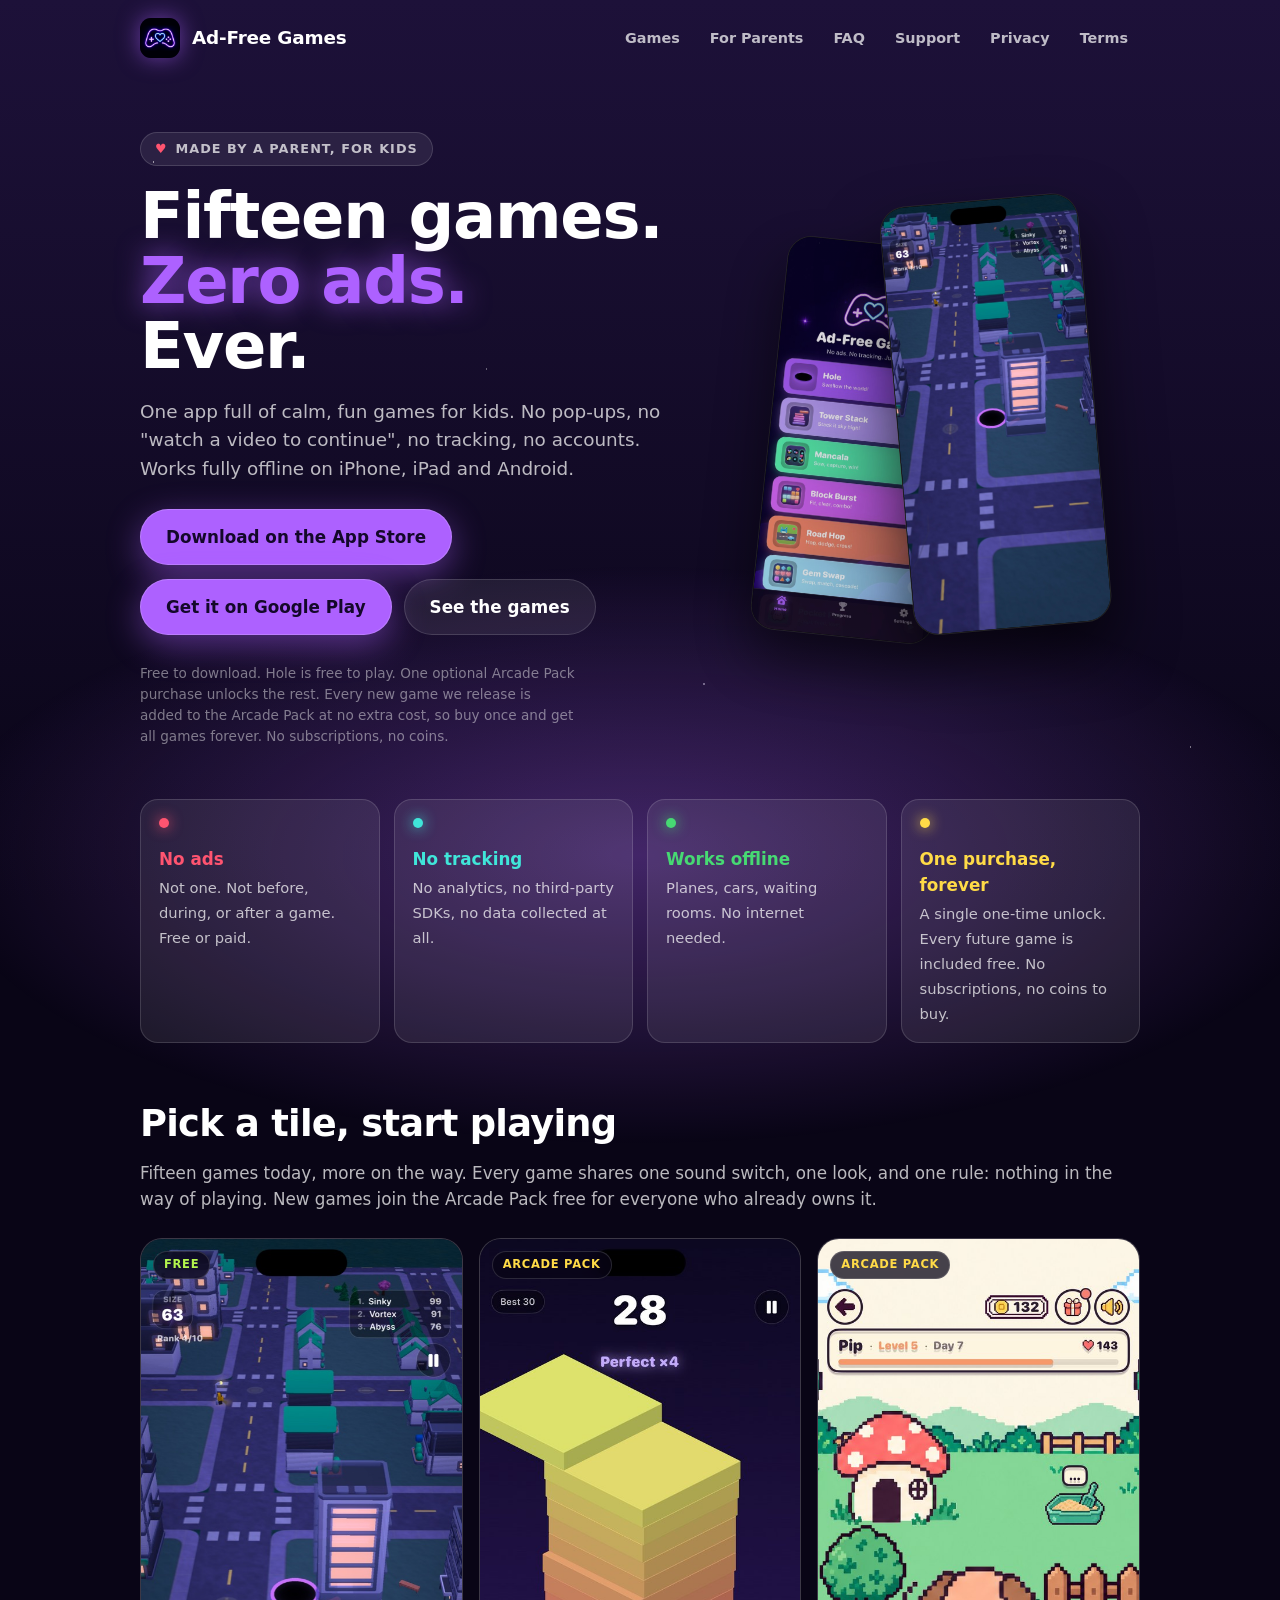
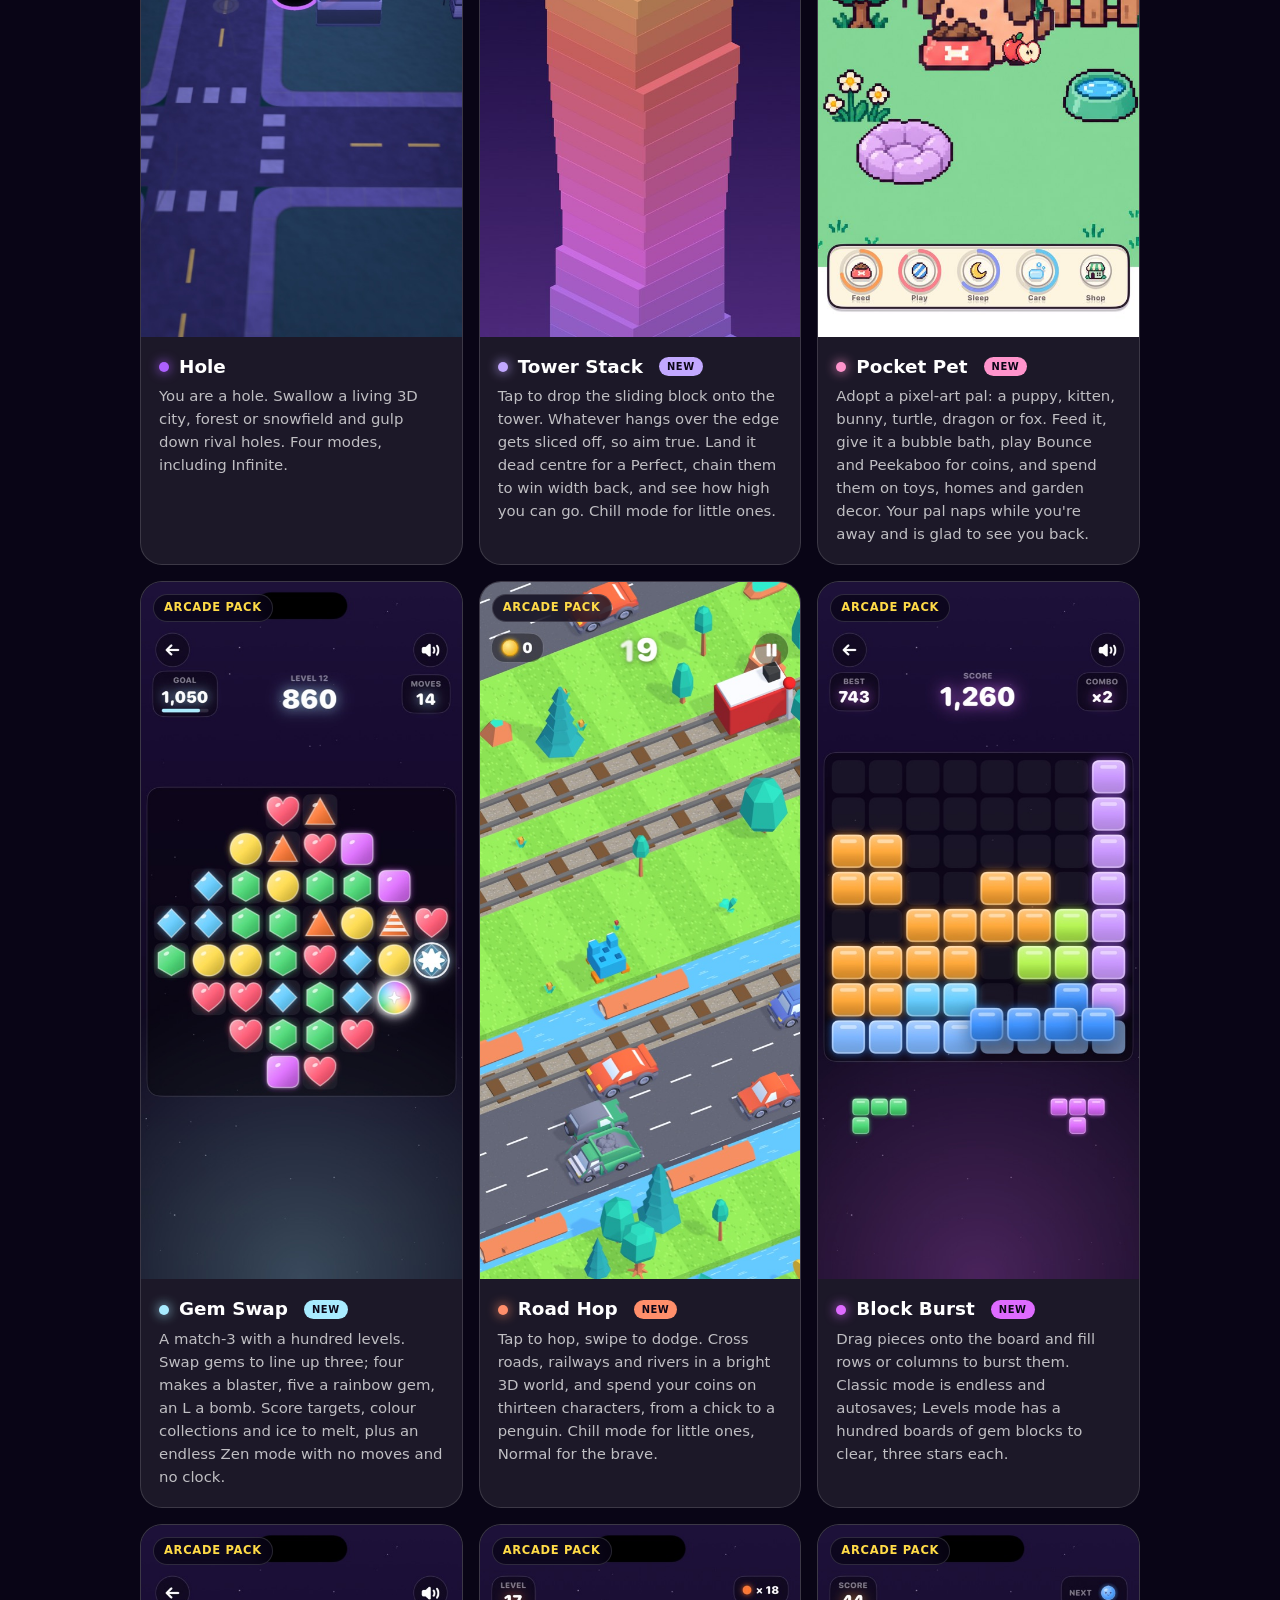
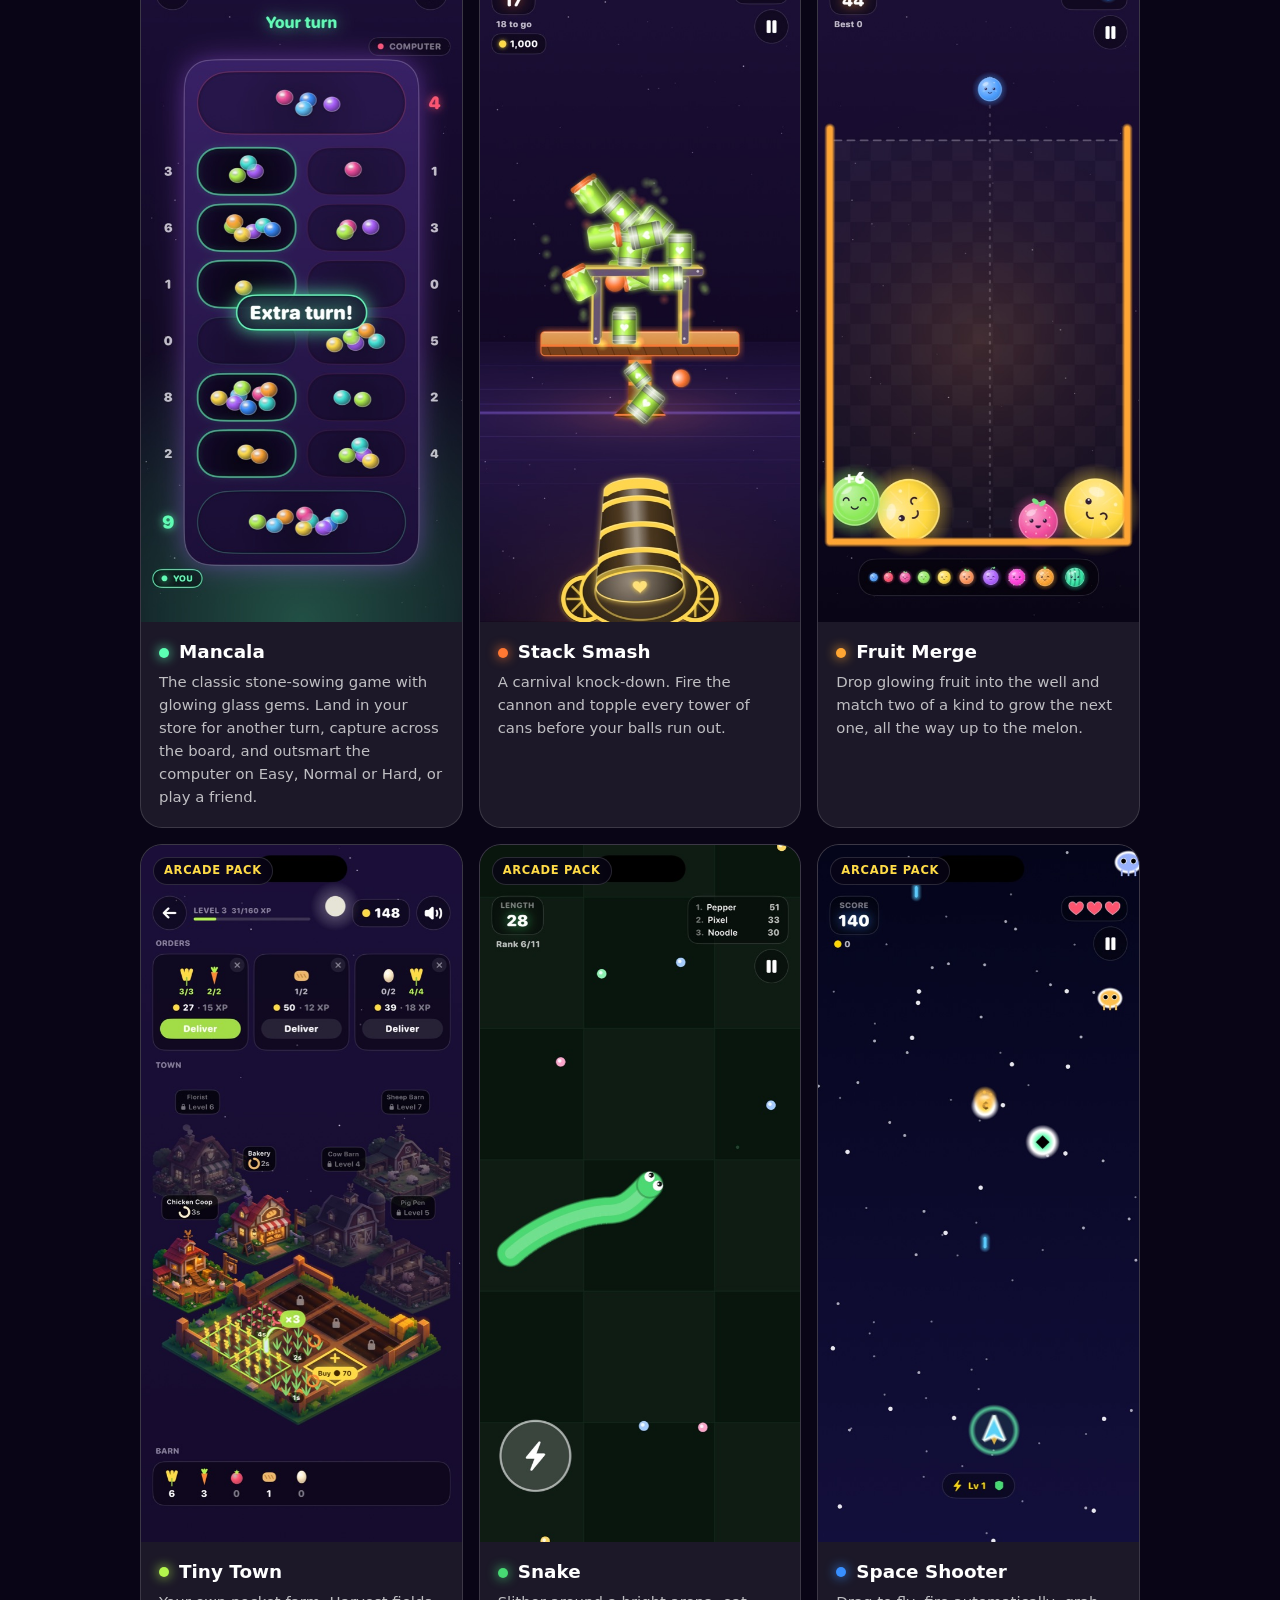
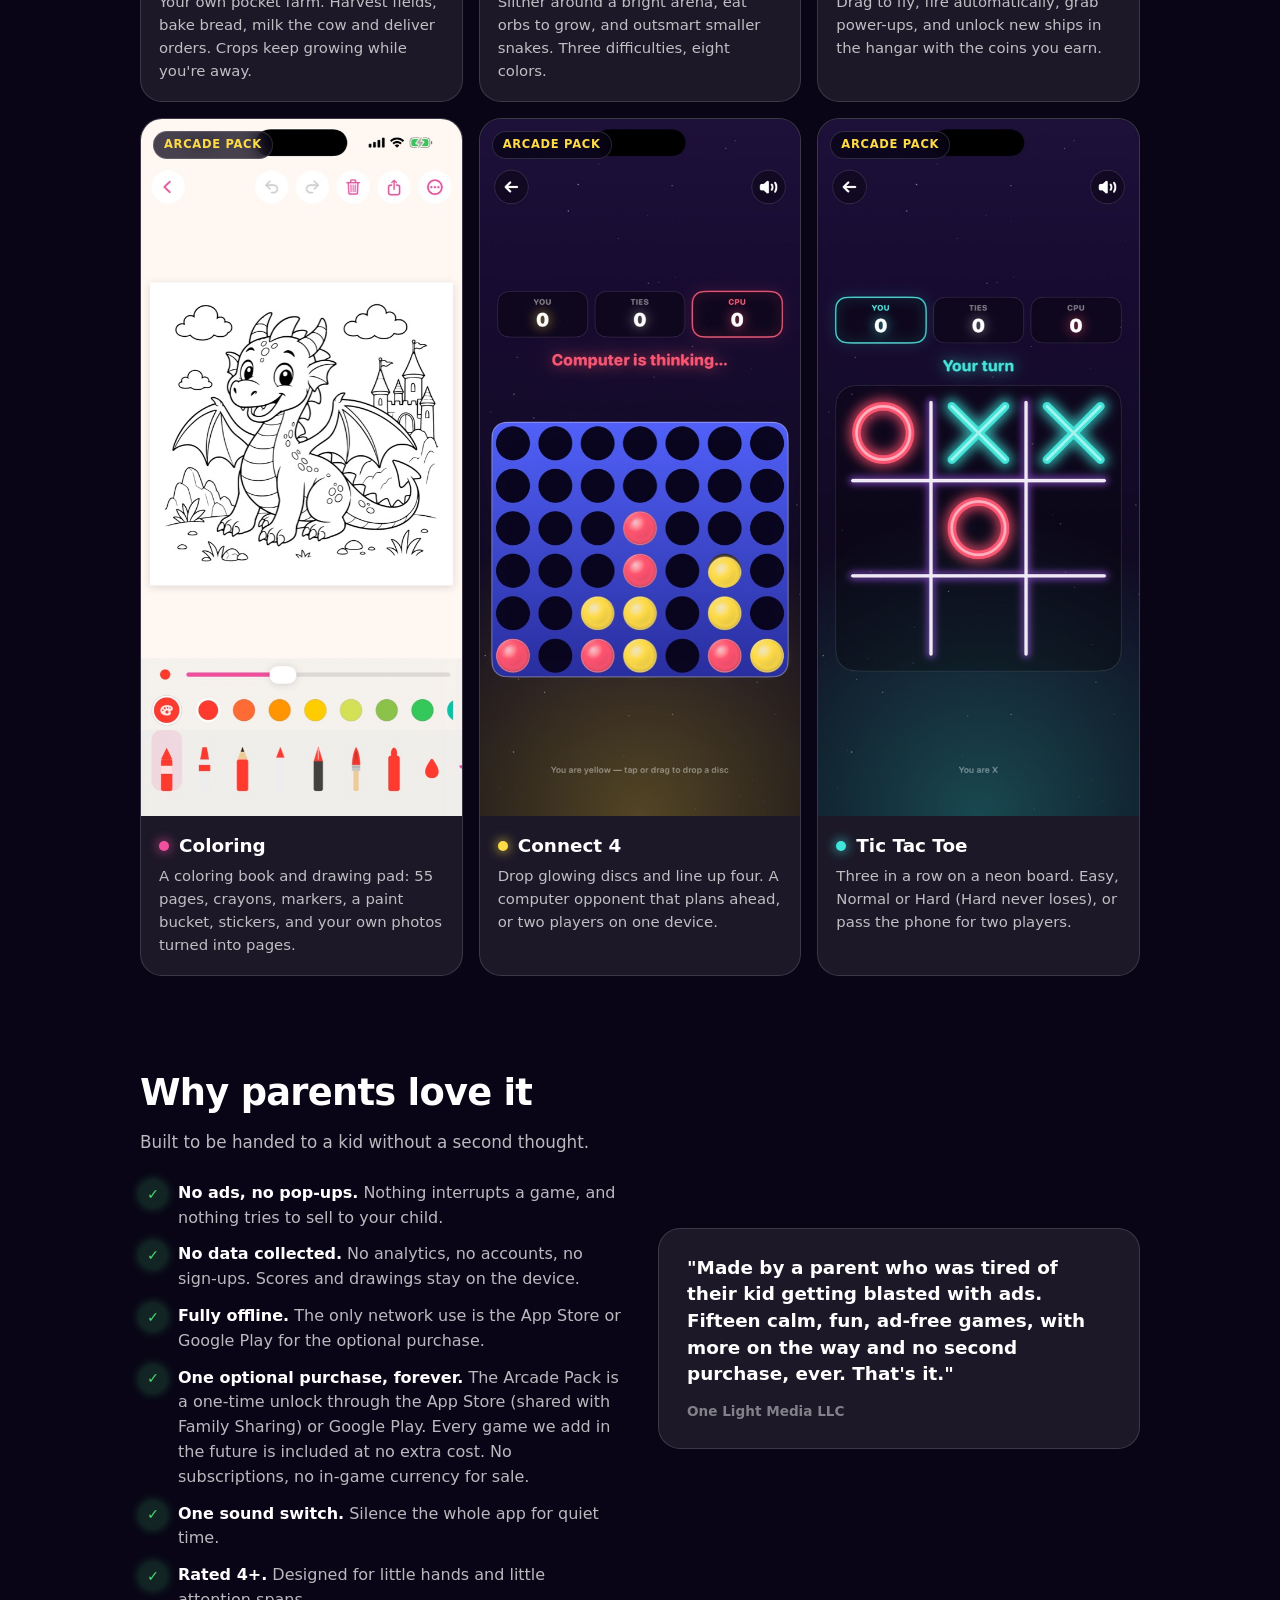
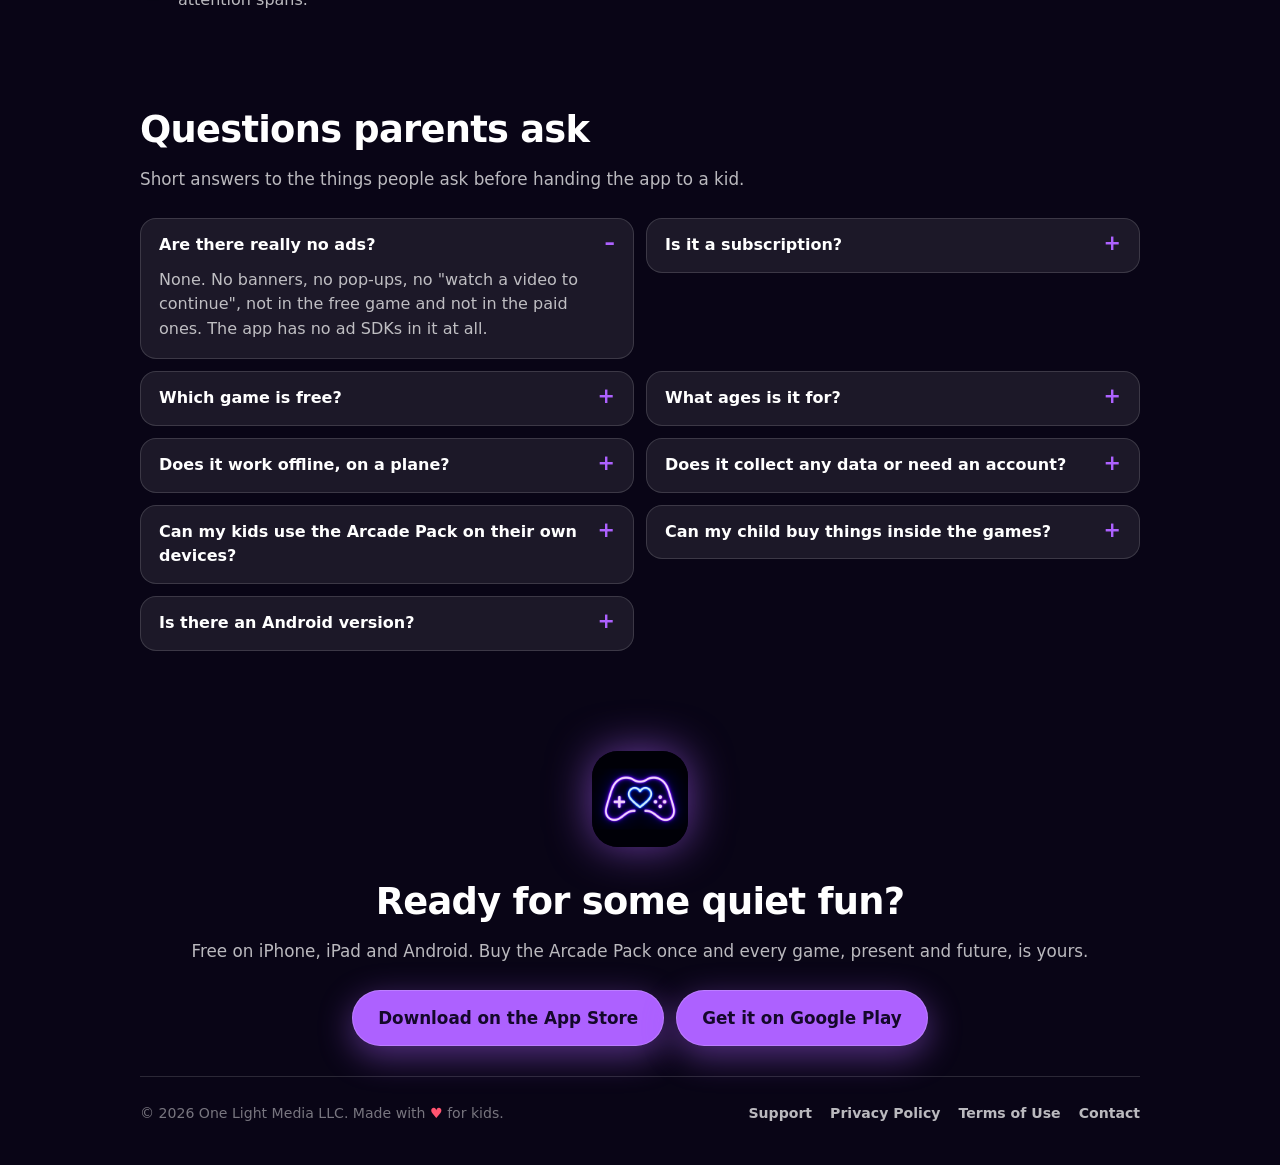
<file: index.html>
<!DOCTYPE html>
<html lang="en">
<head>
<meta charset="utf-8">
<meta name="viewport" content="width=device-width, initial-scale=1">
<title>Ad-Free Games for Kids — No Ads, No Tracking, One-Time Unlock | iPhone, iPad &amp; Android</title>
<meta name="description" content="Fifteen kids' games in one app for iPhone, iPad and Android with no ads, no tracking, no accounts and no internet needed. Hole is free to play. One optional one-time Arcade Pack purchase unlocks every game, present and future. No subscriptions.">
<meta name="theme-color" content="#1d1139">
<link rel="canonical" href="https://adfreegames.app/">
<meta name="apple-itunes-app" content="app-id=6783953439">
<meta name="msvalidate.01" content="6365BE9C75F347068EEBD1C2AA396D88" />
<meta property="og:title" content="Ad-Free Games — Fifteen kids' games. Zero ads. Ever.">
<meta property="og:description" content="Kids' games for iPhone, iPad and Android with no ads, no tracking and no subscriptions. Hole is free; one purchase unlocks the rest forever.">
<meta property="og:image" content="https://adfreegames.app/assets/og.png">
<meta property="og:image:width" content="1200">
<meta property="og:image:height" content="630">
<meta property="og:url" content="https://adfreegames.app/">
<meta property="og:type" content="website">
<meta name="twitter:card" content="summary_large_image">
<script type="application/ld+json">
{
  "@context": "https://schema.org",
  "@graph": [
    {
      "@type": "MobileApplication",
      "@id": "https://adfreegames.app/#app",
      "name": "Ad-Free Games",
      "url": "https://adfreegames.app/",
      "installUrl": ["https://apps.apple.com/app/id6783953439", "https://play.google.com/store/apps/details?id=app.adfreegames"],
      "operatingSystem": "iOS, iPadOS, Android",
      "applicationCategory": "GameApplication",
      "applicationSubCategory": "Kids games",
      "isFamilyFriendly": true,
      "contentRating": "4+",
      "description": "Fifteen kids' games in one app for iPhone, iPad and Android with no ads, no tracking, no accounts and no internet needed. Hole is free to play; one optional one-time Arcade Pack purchase unlocks every other game, present and future.",
      "image": "https://adfreegames.app/assets/icon-512.png",
      "screenshot": "https://adfreegames.app/assets/shots/10_menu.jpg",
      "offers": [
        {"@type": "Offer", "name": "Download", "price": "0", "priceCurrency": "USD", "availability": "https://schema.org/InStock"},
        {"@type": "Offer", "name": "Arcade Pack (one-time in-app purchase, unlocks every game forever)", "price": "4.99", "priceCurrency": "USD", "category": "one-time purchase"}
      ],
      "publisher": {"@id": "https://adfreegames.app/#org"}
    },
    {
      "@type": "Organization",
      "@id": "https://adfreegames.app/#org",
      "name": "One Light Media LLC",
      "url": "https://adfreegames.app/",
      "logo": "https://adfreegames.app/assets/icon-512.png",
      "email": "onelightmediallc@gmail.com"
    },
    {
      "@type": "FAQPage",
      "mainEntity": [
        {"@type": "Question", "name": "Are there really no ads in Ad-Free Games?", "acceptedAnswer": {"@type": "Answer", "text": "None. No banners, no pop-ups, no \"watch a video to continue\", not in the free game and not in the paid ones. The app has no ad SDKs in it at all."}},
        {"@type": "Question", "name": "Is Ad-Free Games a subscription?", "acceptedAnswer": {"@type": "Answer", "text": "No. The app is free to download and Hole is free to play. The Arcade Pack is a single one-time purchase through the App Store or Google Play ($4.99 in the US App Store; prices vary by country) that unlocks every other game, including every game added in the future. There is nothing else to buy: no coins, no gems, no monthly fee."}},
        {"@type": "Question", "name": "Which game is free?", "acceptedAnswer": {"@type": "Answer", "text": "Hole, the 3D swallow-the-city game, is free to play with no ads and no time limits. The other fourteen games are in the Arcade Pack."}},
        {"@type": "Question", "name": "What ages is Ad-Free Games for?", "acceptedAnswer": {"@type": "Answer", "text": "It is rated 4+ and designed for young kids: big buttons, no reading required to start a game, and Chill modes in the faster games for little ones. Older kids and grown-ups play it too, especially Mancala, Connect 4, Gem Swap and Block Burst."}},
        {"@type": "Question", "name": "Does it work offline, for example on a plane?", "acceptedAnswer": {"@type": "Answer", "text": "Yes. Every game works fully offline. The only time the app uses the internet is the App Store or Google Play when you buy or restore the Arcade Pack."}},
        {"@type": "Question", "name": "Does the app collect any data or need an account?", "acceptedAnswer": {"@type": "Answer", "text": "No. There are no accounts, no sign-ups, no analytics and no tracking. Scores and drawings stay on the device."}},
        {"@type": "Question", "name": "Can my kids use the Arcade Pack on their own devices?", "acceptedAnswer": {"@type": "Answer", "text": "Yes. On iPhone and iPad the Arcade Pack supports Family Sharing: buy it once, turn on purchase sharing in your Family group, then tap Restore Purchases in the app's Settings tab on each device. On Android the pack belongs to the Google account that bought it, so it unlocks on every Android device signed in to that account."}},
        {"@type": "Question", "name": "Can my child buy things inside the games?", "acceptedAnswer": {"@type": "Answer", "text": "No. There is no in-game currency for sale and nothing to buy inside any game. The only purchase in the whole app is the Arcade Pack, made through the App Store or Google Play, so Ask to Buy, Screen Time and Google Family Link purchase approvals apply. It also sits behind a grown-ups-only check in the app."}},
        {"@type": "Question", "name": "Is there an Android version?", "acceptedAnswer": {"@type": "Answer", "text": "Yes. Ad-Free Games is on Google Play for Android: https://play.google.com/store/apps/details?id=app.adfreegames. It has the same fifteen games, and Hole is free there too."}}
      ]
    }
  ]
}
</script>
<link rel="icon" href="assets/favicon.png" type="image/png">
<link rel="apple-touch-icon" href="assets/apple-touch-icon.png">
<link rel="stylesheet" href="styles.css?v=10">
</head>
<body>
<div class="glow"></div>
<div class="wrap">
<nav class="nav">
  <a class="brand" href="/"><img src="assets/icon-512.png" alt="" width="40" height="40">Ad-Free Games</a>
  <ul>
    <li><a class="link" href="#games">Games</a></li>
    <li><a class="link" href="#parents">For Parents</a></li>
    <li><a class="link" href="#faq">FAQ</a></li>
    <li><a class="link" href="support.html">Support</a></li>
    <li><a class="link" href="privacy.html">Privacy</a></li>
    <li><a class="link" href="terms.html">Terms</a></li>
  </ul>
</nav>

<header class="hero">
  <div>
    <div class="eyebrow"><span class="heart">&#9829;</span> Made by a parent, for kids</div>
    <h1>Fifteen games.<br><span>Zero ads.</span><br>Ever.</h1>
    <p>One app full of calm, fun games for kids. No pop-ups, no "watch a video to continue", no tracking, no accounts. Works fully offline on iPhone, iPad and Android.</p>
    <div class="cta-row">
      <a class="btn" href="https://apps.apple.com/app/apple-store/id6783953439?pt=126552368&amp;ct=website&amp;mt=8" rel="noopener">Download on the App Store</a>
      <a class="btn" href="https://play.google.com/store/apps/details?id=app.adfreegames&amp;referrer=utm_source%3Dadfreegames.app%26utm_medium%3Dwebsite%26utm_campaign%3Dwebsite" rel="noopener">Get it on Google Play</a>
      <a class="btn ghost" href="#games">See the games</a>
    </div>
    <p class="fine">Free to download. Hole is free to play. One optional Arcade Pack purchase unlocks the rest. Every new game we release is added to the Arcade Pack at no extra cost, so buy once and get all games forever. No subscriptions, no coins.</p>
  </div>
  <div class="phones">
    <img class="back" src="assets/shots/10_menu.jpg?v=6" alt="The Ad-Free Games main menu with fifteen game tiles" loading="eager">
    <img class="front" src="assets/shots/1_hole.jpg" alt="Hole: a hole swallowing a neon city at night" loading="eager">
  </div>
</header>

<div class="pillars">
  <div class="pill" style="color:var(--heart)"><span class="dot"></span><b>No ads</b><span>Not one. Not before, during, or after a game. Free or paid.</span></div>
  <div class="pill" style="color:var(--teal)"><span class="dot"></span><b>No tracking</b><span>No analytics, no third-party SDKs, no data collected at all.</span></div>
  <div class="pill" style="color:var(--green)"><span class="dot"></span><b>Works offline</b><span>Planes, cars, waiting rooms. No internet needed.</span></div>
  <div class="pill" style="color:var(--sun)"><span class="dot"></span><b>One purchase, forever</b><span>A single one-time unlock. Every future game is included free. No subscriptions, no coins to buy.</span></div>
</div>

<section id="games">
  <h2>Pick a tile, start playing</h2>
  <p class="lead">Fifteen games today, more on the way. Every game shares one sound switch, one look, and one rule: nothing in the way of playing. New games join the Arcade Pack free for everyone who already owns it.</p>
  <div class="games">
    <article class="game" style="--accent:var(--purple)"><span class="tag free">Free</span><img src="assets/shots/1_hole.jpg" alt="Hole gameplay" loading="lazy"><div class="body"><h3>Hole</h3><p>You are a hole. Swallow a living 3D city, forest or snowfield and gulp down rival holes. Four modes, including Infinite.</p></div></article>
    <article class="game" style="--accent:var(--lilac)"><span class="tag pack">Arcade Pack</span><img src="assets/shots/tower.jpg" alt="Tower Stack gameplay" loading="lazy"><div class="body"><h3>Tower Stack <span class="new">New</span></h3><p>Tap to drop the sliding block onto the tower. Whatever hangs over the edge gets sliced off, so aim true. Land it dead centre for a Perfect, chain them to win width back, and see how high you can go. Chill mode for little ones.</p></div></article>
    <article class="game" style="--accent:var(--bubblegum)"><span class="tag pack">Arcade Pack</span><img src="assets/shots/pet.jpg" alt="Pocket Pet gameplay" loading="lazy"><div class="body"><h3>Pocket Pet <span class="new">New</span></h3><p>Adopt a pixel-art pal: a puppy, kitten, bunny, turtle, dragon or fox. Feed it, give it a bubble bath, play Bounce and Peekaboo for coins, and spend them on toys, homes and garden decor. Your pal naps while you're away and is glad to see you back.</p></div></article>
    <article class="game" style="--accent:var(--ice)"><span class="tag pack">Arcade Pack</span><img src="assets/shots/gem.jpg" alt="Gem Swap gameplay" loading="lazy"><div class="body"><h3>Gem Swap <span class="new">New</span></h3><p>A match-3 with a hundred levels. Swap gems to line up three; four makes a blaster, five a rainbow gem, an L a bomb. Score targets, colour collections and ice to melt, plus an endless Zen mode with no moves and no clock.</p></div></article>
    <article class="game" style="--accent:var(--coral)"><span class="tag pack">Arcade Pack</span><img src="assets/shots/hop.jpg?v=2" alt="Road Hop gameplay" loading="lazy"><div class="body"><h3>Road Hop <span class="new">New</span></h3><p>Tap to hop, swipe to dodge. Cross roads, railways and rivers in a bright 3D world, and spend your coins on thirteen characters, from a chick to a penguin. Chill mode for little ones, Normal for the brave.</p></div></article>
    <article class="game" style="--accent:var(--orchid)"><span class="tag pack">Arcade Pack</span><img src="assets/shots/block.jpg" alt="Block Burst gameplay" loading="lazy"><div class="body"><h3>Block Burst <span class="new">New</span></h3><p>Drag pieces onto the board and fill rows or columns to burst them. Classic mode is endless and autosaves; Levels mode has a hundred boards of gem blocks to clear, three stars each.</p></div></article>
    <article class="game" style="--accent:var(--mint)"><span class="tag pack">Arcade Pack</span><img src="assets/shots/mancala.jpg" alt="Mancala gameplay" loading="lazy"><div class="body"><h3>Mancala</h3><p>The classic stone-sowing game with glowing glass gems. Land in your store for another turn, capture across the board, and outsmart the computer on Easy, Normal or Hard, or play a friend.</p></div></article>
    <article class="game" style="--accent:var(--flame)"><span class="tag pack">Arcade Pack</span><img src="assets/shots/2_smash.jpg" alt="Stack Smash gameplay" loading="lazy"><div class="body"><h3>Stack Smash</h3><p>A carnival knock-down. Fire the cannon and topple every tower of cans before your balls run out.</p></div></article>
    <article class="game" style="--accent:var(--amber)"><span class="tag pack">Arcade Pack</span><img src="assets/shots/3_fruit.jpg" alt="Fruit Merge gameplay" loading="lazy"><div class="body"><h3>Fruit Merge</h3><p>Drop glowing fruit into the well and match two of a kind to grow the next one, all the way up to the melon.</p></div></article>
    <article class="game" style="--accent:var(--lime)"><span class="tag pack">Arcade Pack</span><img src="assets/shots/4_town.jpg" alt="Tiny Town gameplay" loading="lazy"><div class="body"><h3>Tiny Town</h3><p>Your own pocket farm. Harvest fields, bake bread, milk the cow and deliver orders. Crops keep growing while you're away.</p></div></article>
    <article class="game" style="--accent:var(--green)"><span class="tag pack">Arcade Pack</span><img src="assets/shots/5_snake.jpg" alt="Snake gameplay" loading="lazy"><div class="body"><h3>Snake</h3><p>Slither around a bright arena, eat orbs to grow, and outsmart smaller snakes. Three difficulties, eight colors.</p></div></article>
    <article class="game" style="--accent:var(--blue)"><span class="tag pack">Arcade Pack</span><img src="assets/shots/6_shooter.jpg" alt="Space Shooter gameplay" loading="lazy"><div class="body"><h3>Space Shooter</h3><p>Drag to fly, fire automatically, grab power-ups, and unlock new ships in the hangar with the coins you earn.</p></div></article>
    <article class="game" style="--accent:var(--pink)"><span class="tag pack">Arcade Pack</span><img src="assets/shots/7_coloring.jpg" alt="Coloring gameplay" loading="lazy"><div class="body"><h3>Coloring</h3><p>A coloring book and drawing pad: 55 pages, crayons, markers, a paint bucket, stickers, and your own photos turned into pages.</p></div></article>
    <article class="game" style="--accent:var(--sun)"><span class="tag pack">Arcade Pack</span><img src="assets/shots/8_connectfour.jpg" alt="Connect 4 gameplay" loading="lazy"><div class="body"><h3>Connect 4</h3><p>Drop glowing discs and line up four. A computer opponent that plans ahead, or two players on one device.</p></div></article>
    <article class="game" style="--accent:var(--teal)"><span class="tag pack">Arcade Pack</span><img src="assets/shots/9_tictactoe.jpg" alt="Tic Tac Toe gameplay" loading="lazy"><div class="body"><h3>Tic Tac Toe</h3><p>Three in a row on a neon board. Easy, Normal or Hard (Hard never loses), or pass the phone for two players.</p></div></article>
  </div>
</section>

<section id="parents">
  <div class="parents">
    <div>
      <h2>Why parents love it</h2>
      <p class="lead">Built to be handed to a kid without a second thought.</p>
      <ul>
        <li><span class="check">&#10003;</span><div><b>No ads, no pop-ups.</b> Nothing interrupts a game, and nothing tries to sell to your child.</div></li>
        <li><span class="check">&#10003;</span><div><b>No data collected.</b> No analytics, no accounts, no sign-ups. Scores and drawings stay on the device.</div></li>
        <li><span class="check">&#10003;</span><div><b>Fully offline.</b> The only network use is the App Store or Google Play for the optional purchase.</div></li>
        <li><span class="check">&#10003;</span><div><b>One optional purchase, forever.</b> The Arcade Pack is a one-time unlock through the App Store (shared with Family Sharing) or Google Play. Every game we add in the future is included at no extra cost. No subscriptions, no in-game currency for sale.</div></li>
        <li><span class="check">&#10003;</span><div><b>One sound switch.</b> Silence the whole app for quiet time.</div></li>
        <li><span class="check">&#10003;</span><div><b>Rated 4+.</b> Designed for little hands and little attention spans.</div></li>
      </ul>
    </div>
    <div class="quote">"Made by a parent who was tired of their kid getting blasted with ads. Fifteen calm, fun, ad-free games, with more on the way and no second purchase, ever. That's it."<small>One Light Media LLC</small></div>
  </div>
</section>

<section id="faq">
  <h2>Questions parents ask</h2>
  <p class="lead">Short answers to the things people ask before handing the app to a kid.</p>
  <div class="faq">
    <details open><summary>Are there really no ads?</summary><p>None. No banners, no pop-ups, no "watch a video to continue", not in the free game and not in the paid ones. The app has no ad SDKs in it at all.</p></details>
    <details><summary>Is it a subscription?</summary><p>No. The app is free to download and Hole is free to play. The Arcade Pack is a single <strong>one-time purchase</strong> through the App Store or Google Play ($4.99 in the US App Store; prices vary by country) that unlocks every other game, including every game we add in the future. There is nothing else to buy: no coins, no gems, no monthly fee.</p></details>
    <details><summary>Which game is free?</summary><p><strong>Hole</strong>, the 3D swallow-the-city game, is free to play with no ads and no time limits. The other fourteen games are in the Arcade Pack.</p></details>
    <details><summary>What ages is it for?</summary><p>Rated 4+ and designed for young kids: big buttons, no reading needed to start a game, and Chill modes in the faster games for little ones. Older kids and grown-ups play it too, especially Mancala, Connect 4, Gem Swap and Block Burst.</p></details>
    <details><summary>Does it work offline, on a plane?</summary><p>Yes. Every game works fully offline. The only time the app uses the internet is the App Store or Google Play when you buy or restore the Arcade Pack.</p></details>
    <details><summary>Does it collect any data or need an account?</summary><p>No. No accounts, no sign-ups, no analytics, no tracking. Scores and drawings stay on the device. See the <a href="privacy.html">privacy policy</a>.</p></details>
    <details><summary>Can my kids use the Arcade Pack on their own devices?</summary><p>Yes. On iPhone and iPad the Arcade Pack supports <strong>Family Sharing</strong>: buy it once, turn on purchase sharing in your Family group, then tap Restore Purchases in the app's Settings tab on each device. On Android the pack belongs to the Google account that bought it, so it unlocks on every Android device signed in to that account.</p></details>
    <details><summary>Can my child buy things inside the games?</summary><p>No. There is no in-game currency for sale and nothing to buy inside any game. The only purchase in the whole app is the Arcade Pack, made through the App Store or Google Play, so Ask to Buy, Screen Time and Google Family Link purchase approvals apply. It also sits behind a grown-ups-only check in the app.</p></details>
    <details><summary>Is there an Android version?</summary><p>Yes. Ad-Free Games is <a href="https://play.google.com/store/apps/details?id=app.adfreegames&amp;referrer=utm_source%3Dadfreegames.app%26utm_medium%3Dwebsite%26utm_campaign%3Dwebsite-faq" rel="noopener">on Google Play</a> with the same fifteen games, and Hole is free there too.</p></details>
  </div>
</section>

<section class="cta">
  <img src="assets/icon-512.png" alt="Ad-Free Games app icon" width="96" height="96">
  <h2>Ready for some quiet fun?</h2>
  <p class="lead">Free on iPhone, iPad and Android. Buy the Arcade Pack once and every game, present and future, is yours.</p>
  <div class="cta-row" style="justify-content:center">
    <a class="btn" href="https://apps.apple.com/app/apple-store/id6783953439?pt=126552368&amp;ct=website-footer&amp;mt=8" rel="noopener">Download on the App Store</a>
    <a class="btn" href="https://play.google.com/store/apps/details?id=app.adfreegames&amp;referrer=utm_source%3Dadfreegames.app%26utm_medium%3Dwebsite%26utm_campaign%3Dwebsite-footer" rel="noopener">Get it on Google Play</a>
  </div>
</section>

<footer>
  <div>&copy; 2026 One Light Media LLC. Made with <span class="heart">&#9829;</span> for kids.</div>
  <ul>
    <li><a href="support.html">Support</a></li>
    <li><a href="privacy.html">Privacy Policy</a></li>
    <li><a href="terms.html">Terms of Use</a></li>
    <li><a href="mailto:onelightmediallc@gmail.com">Contact</a></li>
  </ul>
</footer>
</div>
</body>
</html>
</file>
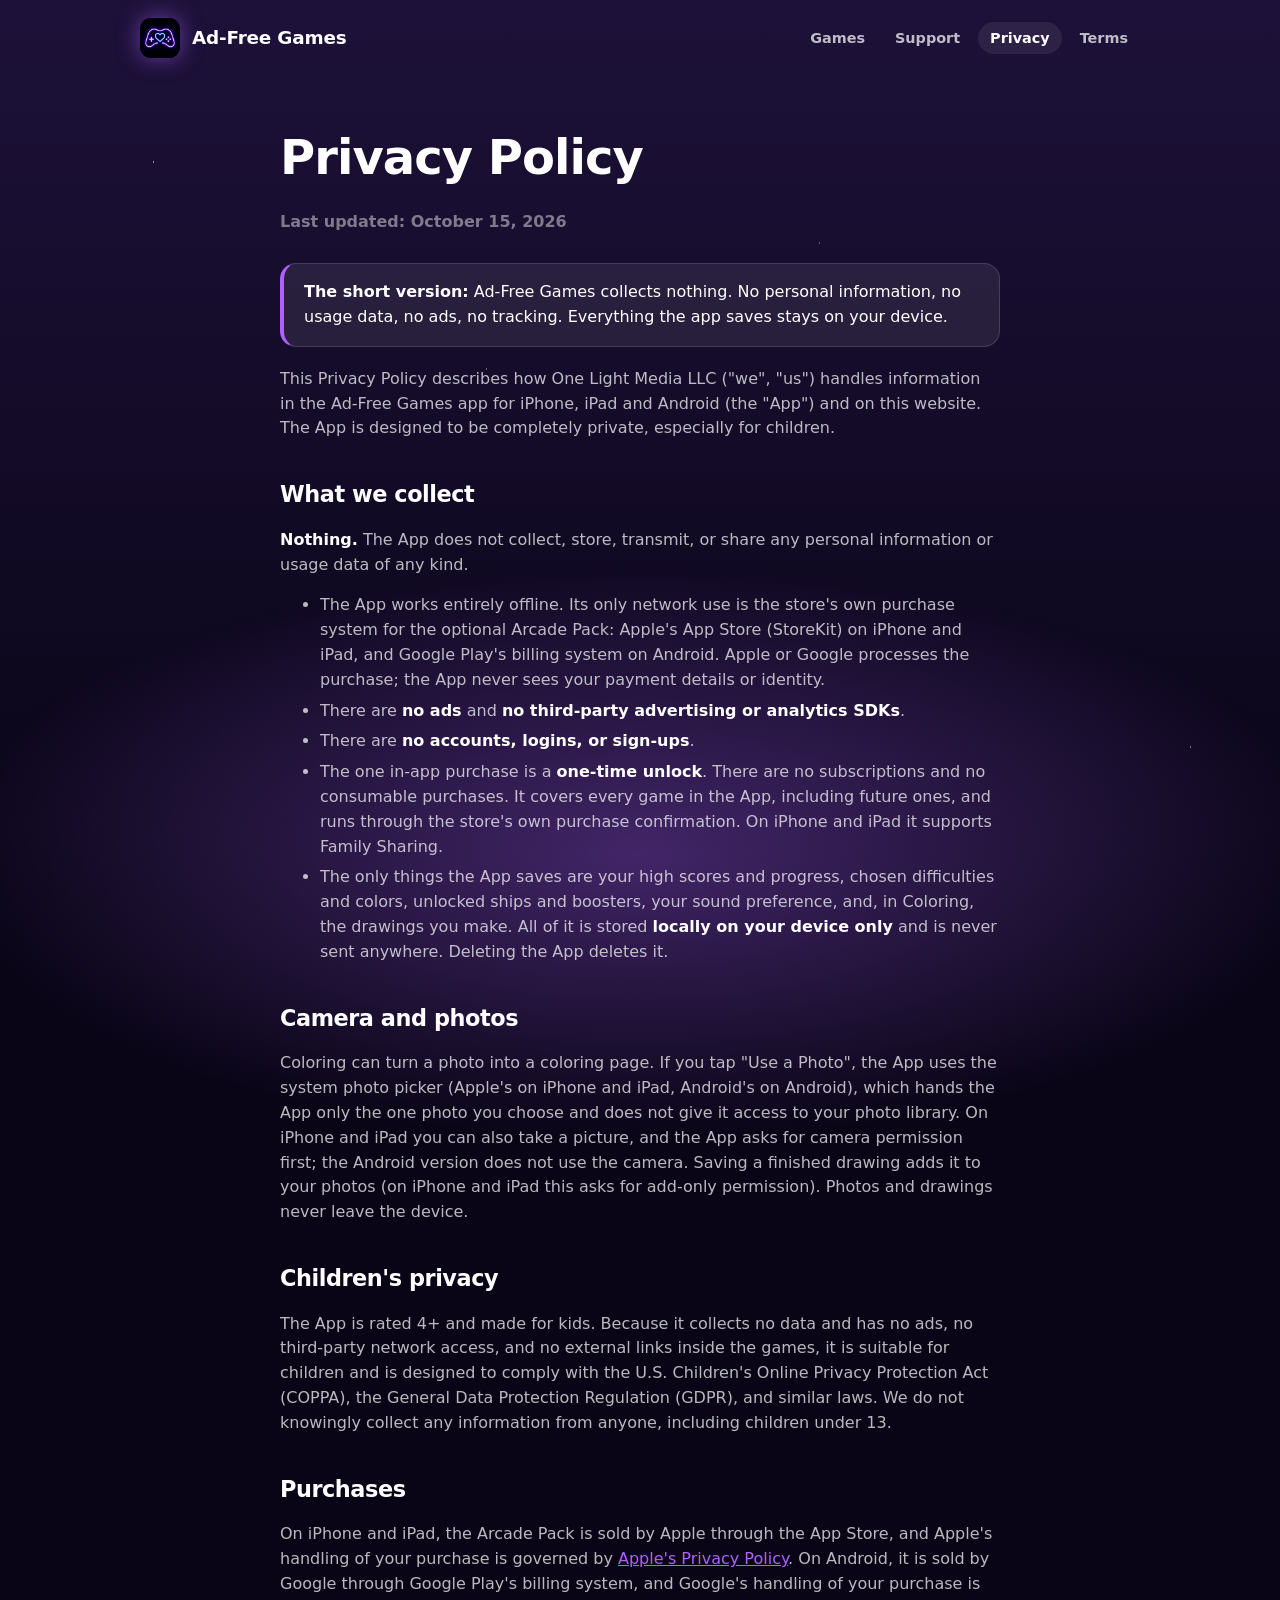
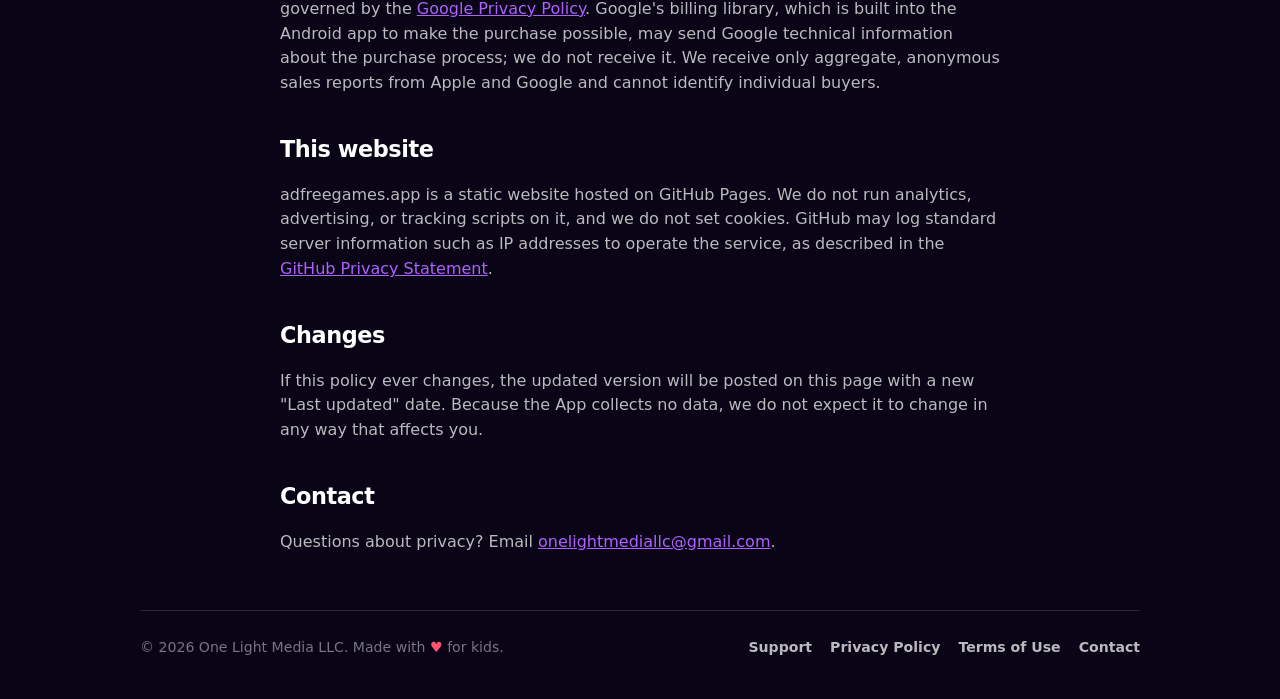
<file: privacy.html>
<!DOCTYPE html>
<html lang="en">
<head>
<meta charset="utf-8">
<meta name="viewport" content="width=device-width, initial-scale=1">
<title>Privacy Policy — Ad-Free Games</title>
<meta name="description" content="Ad-Free Games collects no personal information or usage data. Read the full privacy policy.">
<meta name="theme-color" content="#1d1139">
<link rel="canonical" href="https://adfreegames.app/privacy.html">
<meta name="apple-itunes-app" content="app-id=6783953439">
<meta name="msvalidate.01" content="6365BE9C75F347068EEBD1C2AA396D88" />
<link rel="icon" href="assets/favicon.png" type="image/png">
<link rel="apple-touch-icon" href="assets/apple-touch-icon.png">
<link rel="stylesheet" href="styles.css?v=10">
</head>
<body>
<div class="glow"></div>
<div class="wrap">
<nav class="nav">
  <a class="brand" href="/"><img src="assets/icon-512.png" alt="" width="40" height="40">Ad-Free Games</a>
  <ul>
    <li><a class="link" href="/#games">Games</a></li>
    <li><a class="link" href="support.html">Support</a></li>
    <li><a class="link" href="privacy.html" aria-current="page">Privacy</a></li>
    <li><a class="link" href="terms.html">Terms</a></li>
  </ul>
</nav>
<main class="doc">
<h1>Privacy Policy</h1>
<p class="meta">Last updated: October 15, 2026</p>
<div class="callout"><p><strong>The short version:</strong> Ad-Free Games collects nothing. No personal information, no usage data, no ads, no tracking. Everything the app saves stays on your device.</p></div>

<p>This Privacy Policy describes how One Light Media LLC ("we", "us") handles information in the Ad-Free Games app for iPhone, iPad and Android (the "App") and on this website. The App is designed to be completely private, especially for children.</p>

<h2>What we collect</h2>
<p><strong>Nothing.</strong> The App does not collect, store, transmit, or share any personal information or usage data of any kind.</p>
<ul>
  <li>The App works entirely offline. Its only network use is the store's own purchase system for the optional Arcade Pack: Apple's App Store (StoreKit) on iPhone and iPad, and Google Play's billing system on Android. Apple or Google processes the purchase; the App never sees your payment details or identity.</li>
  <li>There are <strong>no ads</strong> and <strong>no third-party advertising or analytics SDKs</strong>.</li>
  <li>There are <strong>no accounts, logins, or sign-ups</strong>.</li>
  <li>The one in-app purchase is a <strong>one-time unlock</strong>. There are no subscriptions and no consumable purchases. It covers every game in the App, including future ones, and runs through the store's own purchase confirmation. On iPhone and iPad it supports Family Sharing.</li>
  <li>The only things the App saves are your high scores and progress, chosen difficulties and colors, unlocked ships and boosters, your sound preference, and, in Coloring, the drawings you make. All of it is stored <strong>locally on your device only</strong> and is never sent anywhere. Deleting the App deletes it.</li>
</ul>

<h2>Camera and photos</h2>
<p>Coloring can turn a photo into a coloring page. If you tap "Use a Photo", the App uses the system photo picker (Apple's on iPhone and iPad, Android's on Android), which hands the App only the one photo you choose and does not give it access to your photo library. On iPhone and iPad you can also take a picture, and the App asks for camera permission first; the Android version does not use the camera. Saving a finished drawing adds it to your photos (on iPhone and iPad this asks for add-only permission). Photos and drawings never leave the device.</p>

<h2>Children's privacy</h2>
<p>The App is rated 4+ and made for kids. Because it collects no data and has no ads, no third-party network access, and no external links inside the games, it is suitable for children and is designed to comply with the U.S. Children's Online Privacy Protection Act (COPPA), the General Data Protection Regulation (GDPR), and similar laws. We do not knowingly collect any information from anyone, including children under 13.</p>

<h2>Purchases</h2>
<p>On iPhone and iPad, the Arcade Pack is sold by Apple through the App Store, and Apple's handling of your purchase is governed by <a href="https://www.apple.com/legal/privacy/" rel="noopener">Apple's Privacy Policy</a>. On Android, it is sold by Google through Google Play's billing system, and Google's handling of your purchase is governed by the <a href="https://policies.google.com/privacy" rel="noopener">Google Privacy Policy</a>. Google's billing library, which is built into the Android app to make the purchase possible, may send Google technical information about the purchase process; we do not receive it. We receive only aggregate, anonymous sales reports from Apple and Google and cannot identify individual buyers.</p>

<h2>This website</h2>
<p>adfreegames.app is a static website hosted on GitHub Pages. We do not run analytics, advertising, or tracking scripts on it, and we do not set cookies. GitHub may log standard server information such as IP addresses to operate the service, as described in the <a href="https://docs.github.com/en/site-policy/privacy-policies/github-general-privacy-statement" rel="noopener">GitHub Privacy Statement</a>.</p>

<h2>Changes</h2>
<p>If this policy ever changes, the updated version will be posted on this page with a new "Last updated" date. Because the App collects no data, we do not expect it to change in any way that affects you.</p>

<h2>Contact</h2>
<p>Questions about privacy? Email <a href="mailto:onelightmediallc@gmail.com">onelightmediallc@gmail.com</a>.</p>
</main>
<footer>
  <div>&copy; 2026 One Light Media LLC. Made with <span class="heart">&#9829;</span> for kids.</div>
  <ul>
    <li><a href="support.html">Support</a></li>
    <li><a href="privacy.html">Privacy Policy</a></li>
    <li><a href="terms.html">Terms of Use</a></li>
    <li><a href="mailto:onelightmediallc@gmail.com">Contact</a></li>
  </ul>
</footer>
</div>
</body>
</html>
</file>
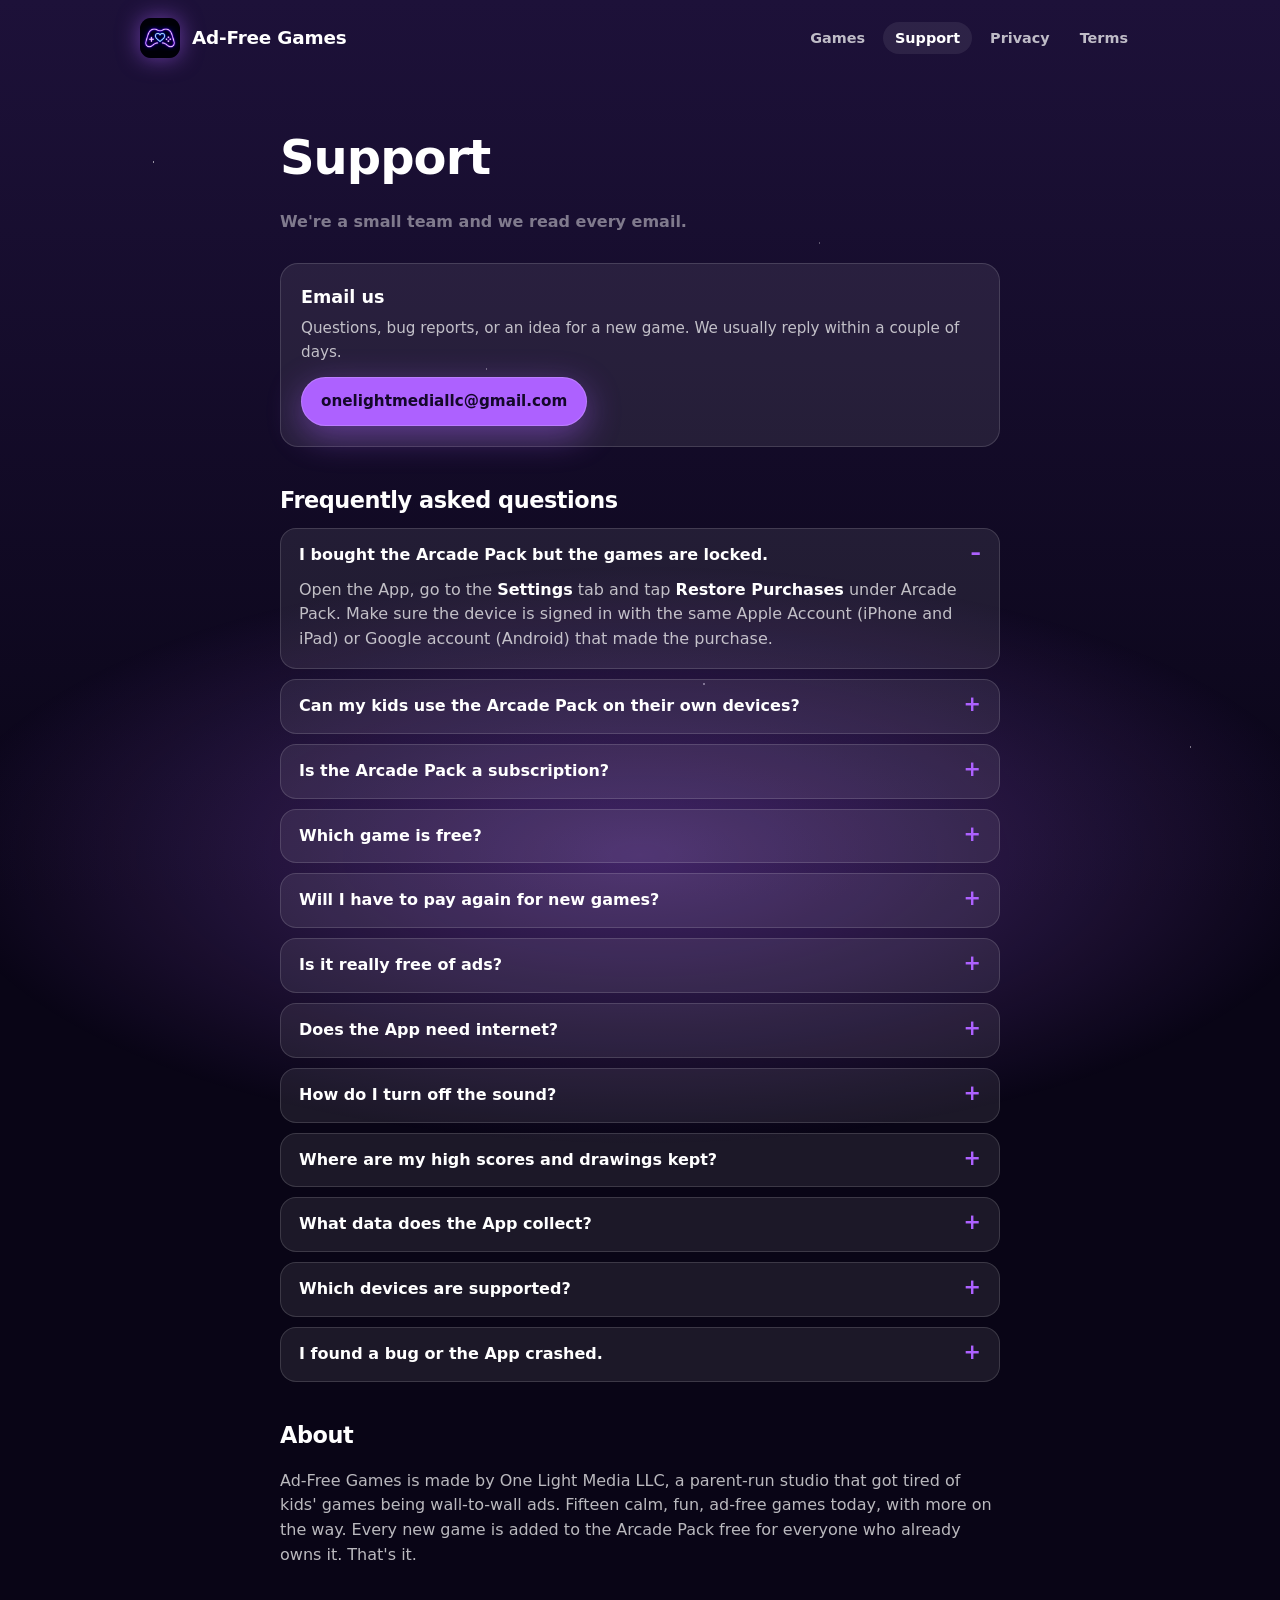
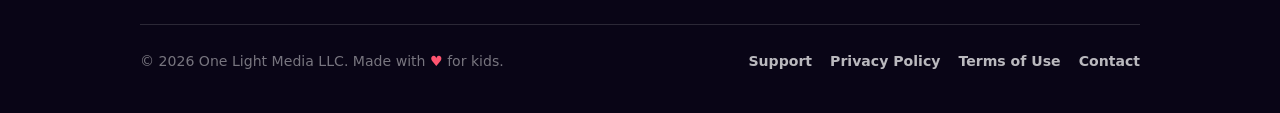
<file: support.html>
<!DOCTYPE html>
<html lang="en">
<head>
<meta charset="utf-8">
<meta name="viewport" content="width=device-width, initial-scale=1">
<title>Support — Ad-Free Games</title>
<meta name="description" content="Get help with Ad-Free Games: restoring the Arcade Pack, Family Sharing, sound, and contacting One Light Media LLC.">
<meta name="theme-color" content="#1d1139">
<link rel="canonical" href="https://adfreegames.app/support.html">
<meta name="apple-itunes-app" content="app-id=6783953439">
<meta name="msvalidate.01" content="6365BE9C75F347068EEBD1C2AA396D88" />
<link rel="icon" href="assets/favicon.png" type="image/png">
<link rel="apple-touch-icon" href="assets/apple-touch-icon.png">
<link rel="stylesheet" href="styles.css?v=10">
</head>
<body>
<div class="glow"></div>
<div class="wrap">
<nav class="nav">
  <a class="brand" href="/"><img src="assets/icon-512.png" alt="" width="40" height="40">Ad-Free Games</a>
  <ul>
    <li><a class="link" href="/#games">Games</a></li>
    <li><a class="link" href="support.html" aria-current="page">Support</a></li>
    <li><a class="link" href="privacy.html">Privacy</a></li>
    <li><a class="link" href="terms.html">Terms</a></li>
  </ul>
</nav>
<main class="doc">
<h1>Support</h1>
<p class="meta">We're a small team and we read every email.</p>

<div class="cards">
  <div class="card"><h3>Email us</h3><p>Questions, bug reports, or an idea for a new game. We usually reply within a couple of days.</p><a class="btn" href="mailto:onelightmediallc@gmail.com?subject=Ad-Free%20Games%20support">onelightmediallc@gmail.com</a></div>
</div>

<h2>Frequently asked questions</h2>

<details open><summary>I bought the Arcade Pack but the games are locked.</summary><p>Open the App, go to the <strong>Settings</strong> tab and tap <strong>Restore Purchases</strong> under Arcade Pack. Make sure the device is signed in with the same Apple Account (iPhone and iPad) or Google account (Android) that made the purchase.</p></details>

<details><summary>Can my kids use the Arcade Pack on their own devices?</summary><p>Yes. On iPhone and iPad the Arcade Pack supports <strong>Family Sharing</strong>: once purchase sharing is turned on in your Family group, open Settings and tap Restore Purchases on each family member's device. On Android the pack belongs to the Google account that bought it, so it unlocks on every Android device signed in to that account.</p></details>

<details><summary>Is the Arcade Pack a subscription?</summary><p>No. It is a single one-time purchase through the App Store or Google Play ($4.99 in the US App Store; prices vary by country). There is no monthly fee, no coins and no gems. Buy it once and every game, including future ones, is unlocked for good.</p></details>

<details><summary>Which game is free?</summary><p>Hole is free to play, with no ads and no time limits. The other games are part of the Arcade Pack.</p></details>

<details><summary>Will I have to pay again for new games?</summary><p>No. The Arcade Pack is a one-time purchase that covers every game in the App, including every game we release in the future. Once you own it, you have access to all games forever, with nothing more to buy.</p></details>

<details><summary>Is it really free of ads?</summary><p>Yes. There are no ads anywhere in the App, in the free game or the paid ones. There are also no "watch a video to continue" prompts, no pop-ups, and no coins or gems for sale. The Arcade Pack is the only purchase, and it is a one-time unlock.</p></details>

<details><summary>Does the App need internet?</summary><p>No. Every game works fully offline. The only network use is the App Store or Google Play when you buy or restore the Arcade Pack.</p></details>

<details><summary>How do I turn off the sound?</summary><p>Tap the speaker button on the main menu or on any game's landing page. One switch silences music and effects across the whole App.</p></details>

<details><summary>Where are my high scores and drawings kept?</summary><p>On your device only. Nothing is uploaded. If you delete the App, its saved data is deleted with it, so back up any drawings you want to keep by saving them to your photos from inside Coloring.</p></details>

<details><summary>What data does the App collect?</summary><p>None. No analytics, no accounts, no tracking. See the <a href="privacy.html">Privacy Policy</a> for the details.</p></details>

<details><summary>Which devices are supported?</summary><p>iPhone and iPad running a current version of iOS or iPadOS, and Android phones and tablets running Android 8.0 or later. Check the <a href="https://apps.apple.com/app/apple-store/id6783953439?pt=126552368&amp;ct=support&amp;mt=8" rel="noopener">App Store listing</a> or the <a href="https://play.google.com/store/apps/details?id=app.adfreegames&amp;referrer=utm_source%3Dadfreegames.app%26utm_medium%3Dwebsite%26utm_campaign%3Dsupport" rel="noopener">Google Play listing</a> for the exact requirements.</p></details>

<details><summary>I found a bug or the App crashed.</summary><p>Sorry about that. The quickest way is the <strong>Send Feedback</strong> button on the App's Settings tab, which fills in your device and version for you. Or email us with your device model, iOS or Android version, and which game you were playing.</p></details>

<h2>About</h2>
<p>Ad-Free Games is made by One Light Media LLC, a parent-run studio that got tired of kids' games being wall-to-wall ads. Fifteen calm, fun, ad-free games today, with more on the way. Every new game is added to the Arcade Pack free for everyone who already owns it. That's it.</p>
</main>
<footer>
  <div>&copy; 2026 One Light Media LLC. Made with <span class="heart">&#9829;</span> for kids.</div>
  <ul>
    <li><a href="support.html">Support</a></li>
    <li><a href="privacy.html">Privacy Policy</a></li>
    <li><a href="terms.html">Terms of Use</a></li>
    <li><a href="mailto:onelightmediallc@gmail.com">Contact</a></li>
  </ul>
</footer>
</div>
</body>
</html>
</file>
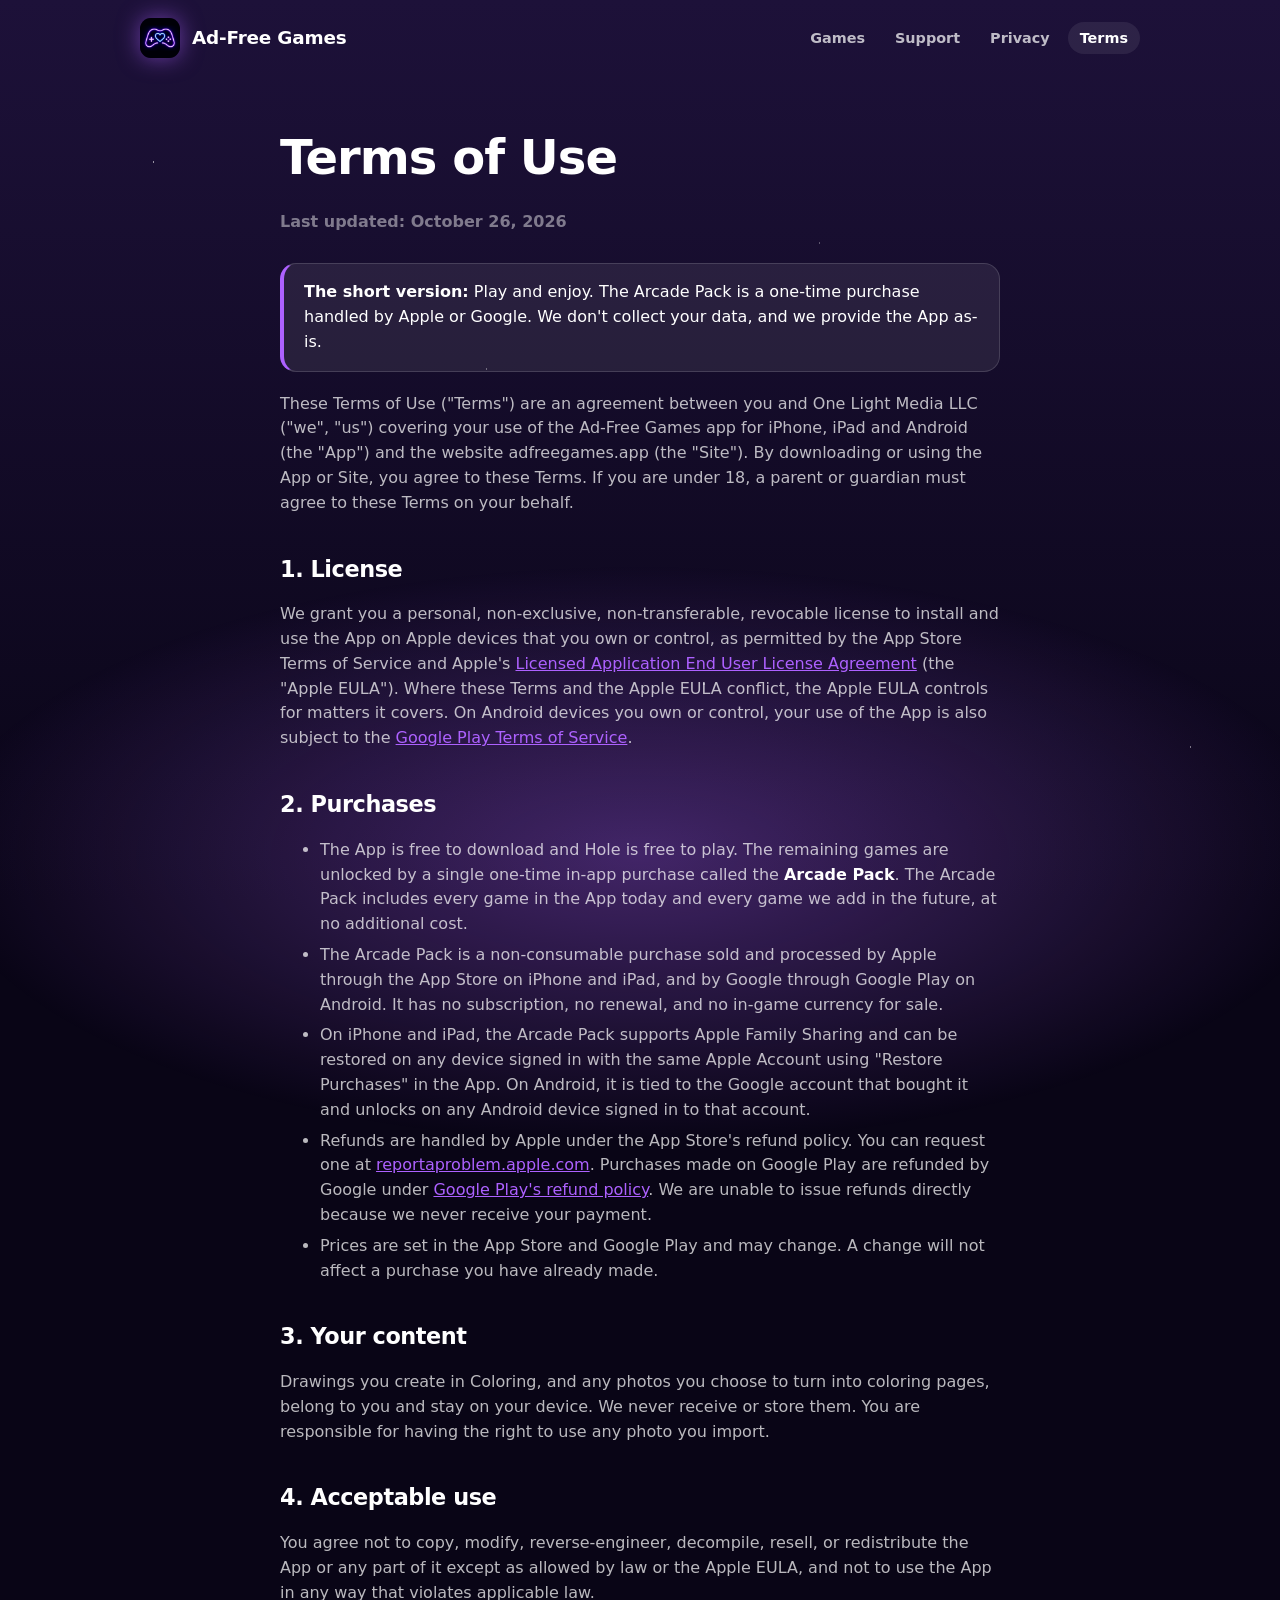
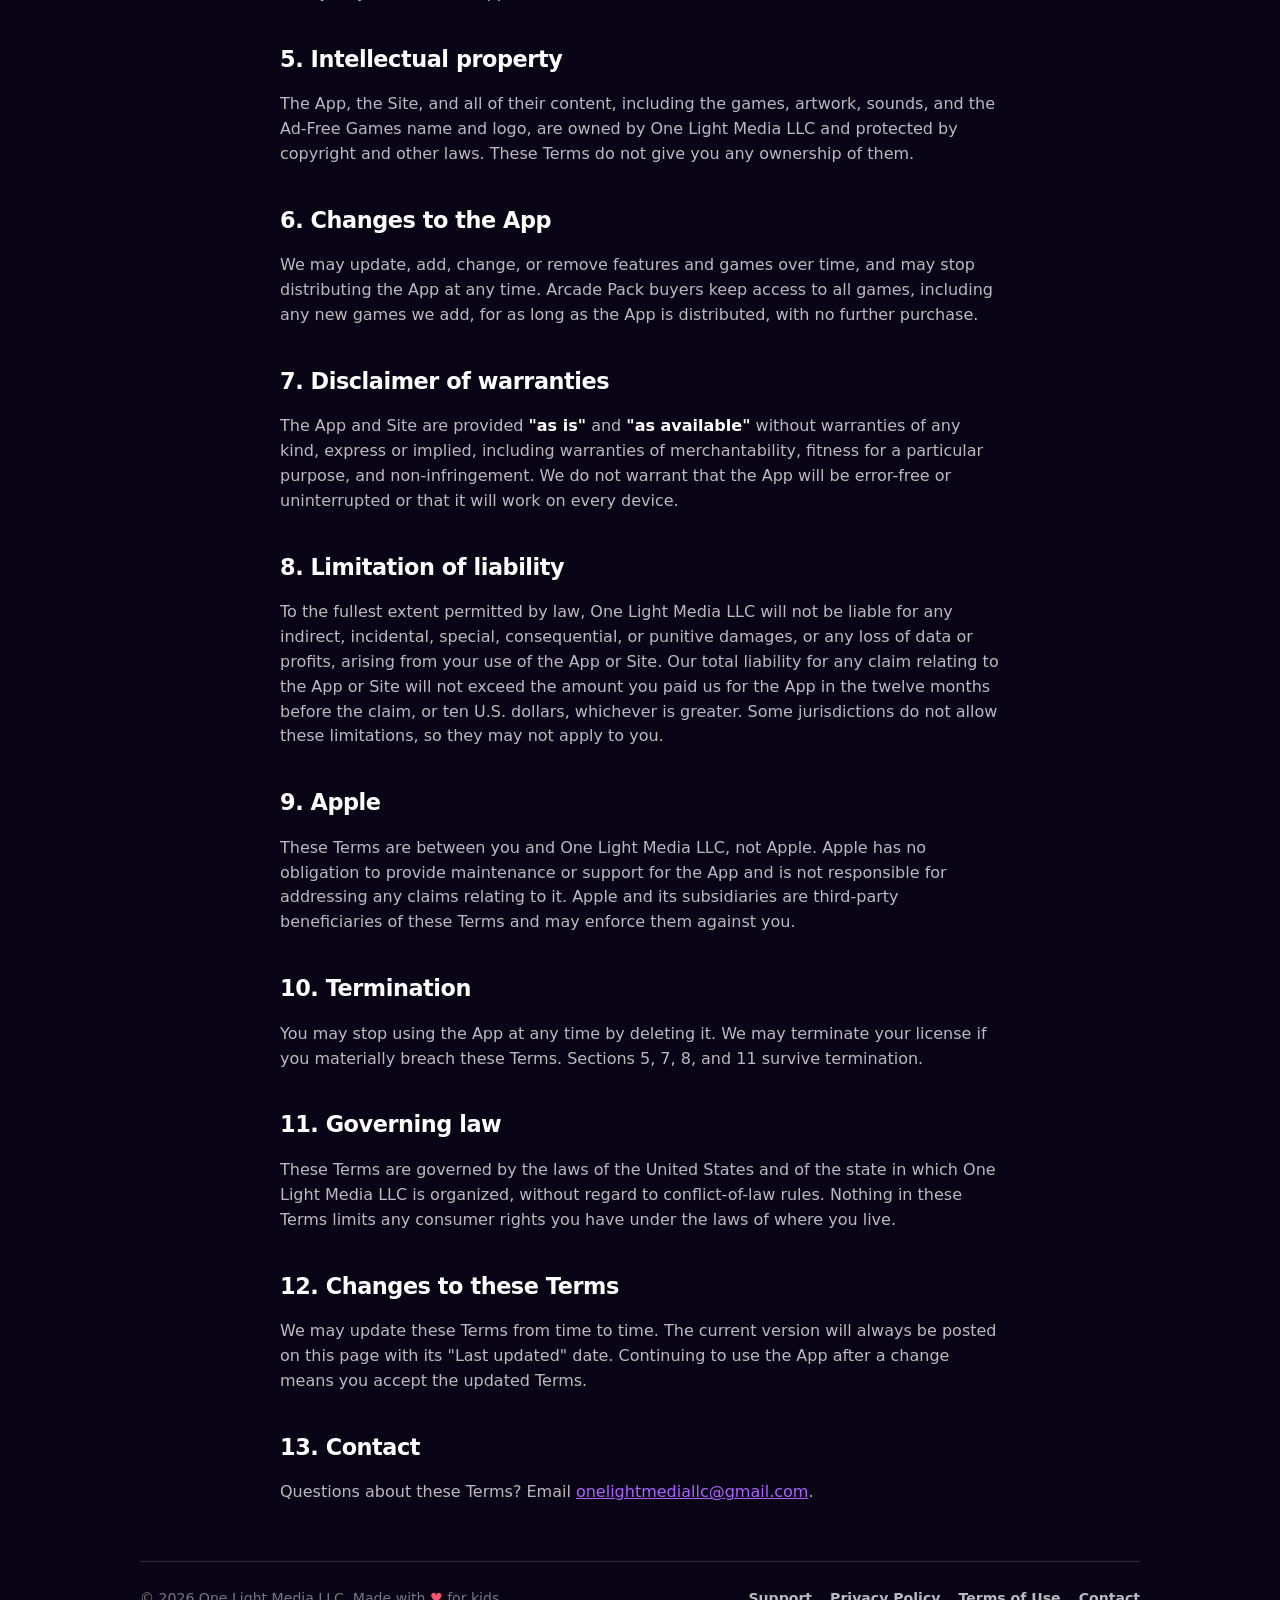
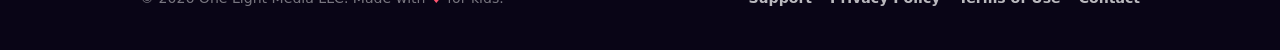
<file: terms.html>
<!DOCTYPE html>
<html lang="en">
<head>
<meta charset="utf-8">
<meta name="viewport" content="width=device-width, initial-scale=1">
<title>Terms of Use — Ad-Free Games</title>
<meta name="description" content="Terms of Use for the Ad-Free Games app and website by One Light Media LLC.">
<meta name="theme-color" content="#1d1139">
<link rel="canonical" href="https://adfreegames.app/terms.html">
<meta name="apple-itunes-app" content="app-id=6783953439">
<meta name="msvalidate.01" content="6365BE9C75F347068EEBD1C2AA396D88" />
<link rel="icon" href="assets/favicon.png" type="image/png">
<link rel="apple-touch-icon" href="assets/apple-touch-icon.png">
<link rel="stylesheet" href="styles.css?v=10">
</head>
<body>
<div class="glow"></div>
<div class="wrap">
<nav class="nav">
  <a class="brand" href="/"><img src="assets/icon-512.png" alt="" width="40" height="40">Ad-Free Games</a>
  <ul>
    <li><a class="link" href="/#games">Games</a></li>
    <li><a class="link" href="support.html">Support</a></li>
    <li><a class="link" href="privacy.html">Privacy</a></li>
    <li><a class="link" href="terms.html" aria-current="page">Terms</a></li>
  </ul>
</nav>
<main class="doc">
<h1>Terms of Use</h1>
<p class="meta">Last updated: October 26, 2026</p>
<div class="callout"><p><strong>The short version:</strong> Play and enjoy. The Arcade Pack is a one-time purchase handled by Apple or Google. We don't collect your data, and we provide the App as-is.</p></div>

<p>These Terms of Use ("Terms") are an agreement between you and One Light Media LLC ("we", "us") covering your use of the Ad-Free Games app for iPhone, iPad and Android (the "App") and the website adfreegames.app (the "Site"). By downloading or using the App or Site, you agree to these Terms. If you are under 18, a parent or guardian must agree to these Terms on your behalf.</p>

<h2>1. License</h2>
<p>We grant you a personal, non-exclusive, non-transferable, revocable license to install and use the App on Apple devices that you own or control, as permitted by the App Store Terms of Service and Apple's <a href="https://www.apple.com/legal/internet-services/itunes/dev/stdeula/" rel="noopener">Licensed Application End User License Agreement</a> (the "Apple EULA"). Where these Terms and the Apple EULA conflict, the Apple EULA controls for matters it covers. On Android devices you own or control, your use of the App is also subject to the <a href="https://play.google.com/about/play-terms/" rel="noopener">Google Play Terms of Service</a>.</p>

<h2>2. Purchases</h2>
<ul>
  <li>The App is free to download and Hole is free to play. The remaining games are unlocked by a single one-time in-app purchase called the <strong>Arcade Pack</strong>. The Arcade Pack includes every game in the App today and every game we add in the future, at no additional cost.</li>
  <li>The Arcade Pack is a non-consumable purchase sold and processed by Apple through the App Store on iPhone and iPad, and by Google through Google Play on Android. It has no subscription, no renewal, and no in-game currency for sale.</li>
  <li>On iPhone and iPad, the Arcade Pack supports Apple Family Sharing and can be restored on any device signed in with the same Apple Account using "Restore Purchases" in the App. On Android, it is tied to the Google account that bought it and unlocks on any Android device signed in to that account.</li>
  <li>Refunds are handled by Apple under the App Store's refund policy. You can request one at <a href="https://reportaproblem.apple.com" rel="noopener">reportaproblem.apple.com</a>. Purchases made on Google Play are refunded by Google under <a href="https://support.google.com/googleplay/answer/2479637" rel="noopener">Google Play's refund policy</a>. We are unable to issue refunds directly because we never receive your payment.</li>
  <li>Prices are set in the App Store and Google Play and may change. A change will not affect a purchase you have already made.</li>
</ul>

<h2>3. Your content</h2>
<p>Drawings you create in Coloring, and any photos you choose to turn into coloring pages, belong to you and stay on your device. We never receive or store them. You are responsible for having the right to use any photo you import.</p>

<h2>4. Acceptable use</h2>
<p>You agree not to copy, modify, reverse-engineer, decompile, resell, or redistribute the App or any part of it except as allowed by law or the Apple EULA, and not to use the App in any way that violates applicable law.</p>

<h2>5. Intellectual property</h2>
<p>The App, the Site, and all of their content, including the games, artwork, sounds, and the Ad-Free Games name and logo, are owned by One Light Media LLC and protected by copyright and other laws. These Terms do not give you any ownership of them.</p>

<h2>6. Changes to the App</h2>
<p>We may update, add, change, or remove features and games over time, and may stop distributing the App at any time. Arcade Pack buyers keep access to all games, including any new games we add, for as long as the App is distributed, with no further purchase.</p>

<h2>7. Disclaimer of warranties</h2>
<p>The App and Site are provided <strong>"as is"</strong> and <strong>"as available"</strong> without warranties of any kind, express or implied, including warranties of merchantability, fitness for a particular purpose, and non-infringement. We do not warrant that the App will be error-free or uninterrupted or that it will work on every device.</p>

<h2>8. Limitation of liability</h2>
<p>To the fullest extent permitted by law, One Light Media LLC will not be liable for any indirect, incidental, special, consequential, or punitive damages, or any loss of data or profits, arising from your use of the App or Site. Our total liability for any claim relating to the App or Site will not exceed the amount you paid us for the App in the twelve months before the claim, or ten U.S. dollars, whichever is greater. Some jurisdictions do not allow these limitations, so they may not apply to you.</p>

<h2>9. Apple</h2>
<p>These Terms are between you and One Light Media LLC, not Apple. Apple has no obligation to provide maintenance or support for the App and is not responsible for addressing any claims relating to it. Apple and its subsidiaries are third-party beneficiaries of these Terms and may enforce them against you.</p>

<h2>10. Termination</h2>
<p>You may stop using the App at any time by deleting it. We may terminate your license if you materially breach these Terms. Sections 5, 7, 8, and 11 survive termination.</p>

<h2>11. Governing law</h2>
<p>These Terms are governed by the laws of the United States and of the state in which One Light Media LLC is organized, without regard to conflict-of-law rules. Nothing in these Terms limits any consumer rights you have under the laws of where you live.</p>

<h2>12. Changes to these Terms</h2>
<p>We may update these Terms from time to time. The current version will always be posted on this page with its "Last updated" date. Continuing to use the App after a change means you accept the updated Terms.</p>

<h2>13. Contact</h2>
<p>Questions about these Terms? Email <a href="mailto:onelightmediallc@gmail.com">onelightmediallc@gmail.com</a>.</p>
</main>
<footer>
  <div>&copy; 2026 One Light Media LLC. Made with <span class="heart">&#9829;</span> for kids.</div>
  <ul>
    <li><a href="support.html">Support</a></li>
    <li><a href="privacy.html">Privacy Policy</a></li>
    <li><a href="terms.html">Terms of Use</a></li>
    <li><a href="mailto:onelightmediallc@gmail.com">Contact</a></li>
  </ul>
</footer>
</div>
</body>
</html>
</file>
<file: styles.css>
:root{
  --purple:#ad61ff;--blue:#388fff;--green:#47d973;--pink:#f24f9e;--amber:#ffa633;
  --teal:#40e6d9;--sun:#ffdb47;--lime:#b3f54d;--flame:#ff7833;--heart:#ff5470;--mint:#5cffb3;
  --orchid:#de6bff;--coral:#ff8f6b;--ice:#a8ebff;--bubblegum:#ff94cc;--lilac:#c2a8ff;
  --bg-top:#1d1139;--bg-bottom:#090516;--panel:rgba(255,255,255,.08);--stroke:rgba(255,255,255,.14);
  --text:#fff;--text-2:rgba(255,255,255,.72);--text-3:rgba(255,255,255,.45);
  --font:ui-rounded,"SF Pro Rounded","Nunito","Varela Round",system-ui,-apple-system,"Segoe UI",Roboto,sans-serif;
}
*{box-sizing:border-box}
html{-webkit-text-size-adjust:100%}
body{margin:0;overflow-x:hidden;font-family:var(--font);color:var(--text);background:var(--bg-bottom);line-height:1.55;min-height:100vh;
  background-image:linear-gradient(180deg,var(--bg-top) 0,var(--bg-bottom) 100%);background-attachment:fixed}
body::before{content:"";position:fixed;inset:0;pointer-events:none;z-index:-1;
  background-image:radial-gradient(1.5px 1.5px at 12% 18%,rgba(255,255,255,.55) 50%,transparent 51%),
  radial-gradient(1px 1px at 72% 9%,rgba(255,255,255,.45) 50%,transparent 51%),
  radial-gradient(1.2px 1.2px at 38% 41%,rgba(255,255,255,.35) 50%,transparent 51%),
  radial-gradient(1px 1px at 88% 52%,rgba(255,255,255,.5) 50%,transparent 51%),
  radial-gradient(1.6px 1.6px at 55% 76%,rgba(255,255,255,.4) 50%,transparent 51%),
  radial-gradient(1px 1px at 22% 88%,rgba(255,255,255,.35) 50%,transparent 51%),
  radial-gradient(1.3px 1.3px at 93% 83%,rgba(255,255,255,.45) 50%,transparent 51%),
  radial-gradient(1px 1px at 6% 61%,rgba(255,255,255,.4) 50%,transparent 51%),
  radial-gradient(1.4px 1.4px at 64% 27%,rgba(255,255,255,.3) 50%,transparent 51%),
  radial-gradient(1px 1px at 45% 6%,rgba(255,255,255,.5) 50%,transparent 51%);}
.glow{position:fixed;left:50%;bottom:-30vh;width:120vw;height:70vh;transform:translateX(-50%);z-index:-1;pointer-events:none;
  background:radial-gradient(ellipse at center,rgba(173,97,255,.35),rgba(173,97,255,0) 65%)}
a{color:var(--purple)}
a:hover{color:#c58cff}
.wrap{max-width:1040px;margin:0 auto;padding:0 20px}
.nav{display:flex;align-items:center;justify-content:space-between;gap:16px;padding:18px 0}
.brand{display:flex;align-items:center;gap:12px;text-decoration:none;color:var(--text);font-weight:900;font-size:1.15rem;letter-spacing:-.01em}
.brand img{width:40px;height:40px;border-radius:11px;box-shadow:0 0 22px rgba(173,97,255,.55)}
.nav ul{list-style:none;display:flex;gap:6px;margin:0;padding:0;flex-wrap:wrap;justify-content:flex-end}
.nav a.link{color:var(--text-2);text-decoration:none;font-weight:800;font-size:.9rem;padding:8px 12px;border-radius:999px}
.nav a.link:hover,.nav a.link[aria-current]{color:var(--text);background:var(--panel)}
.hero{display:grid;grid-template-columns:1.1fr .9fr;gap:40px;align-items:center;padding:56px 0 24px}
.hero h1{font-size:clamp(2.2rem,5.5vw,4rem);line-height:1.02;margin:0 0 18px;font-weight:900;letter-spacing:-.02em}
.hero h1 span{color:var(--purple);text-shadow:0 0 28px rgba(173,97,255,.7)}
.hero p{color:var(--text-2);font-size:1.15rem;max-width:32em;margin:0 0 26px}
.eyebrow{display:inline-flex;align-items:center;gap:8px;background:var(--panel);border:1px solid var(--stroke);border-radius:999px;padding:6px 14px;font-weight:900;font-size:.8rem;letter-spacing:.08em;text-transform:uppercase;color:var(--text-2);margin-bottom:18px}
.eyebrow .heart{color:var(--heart)}
.btn{display:inline-flex;align-items:center;gap:10px;background:var(--purple);color:#14082a;text-decoration:none;font-weight:900;font-size:1.05rem;padding:15px 26px;border-radius:999px;
  box-shadow:0 0 0 1px rgba(255,255,255,.18) inset,0 10px 34px rgba(173,97,255,.45);transition:transform .15s,box-shadow .15s}
.btn:hover{transform:translateY(-2px);box-shadow:0 0 0 1px rgba(255,255,255,.25) inset,0 14px 40px rgba(173,97,255,.6);color:#14082a}
.btn.ghost{background:var(--panel);color:var(--text);box-shadow:0 0 0 1px var(--stroke) inset}
.btn.ghost:hover{color:var(--text);box-shadow:0 0 0 1px rgba(255,255,255,.3) inset}
.cta-row{display:flex;gap:12px;row-gap:14px;flex-wrap:wrap;align-items:center}
.hero p.fine{color:var(--text-3);font-size:.85rem;margin:28px 0 0}
.phones{position:relative;display:flex;justify-content:center;align-items:flex-end;gap:0;min-height:420px}
.phones img{width:46%;border-radius:26px;border:1px solid var(--stroke);box-shadow:0 30px 60px rgba(0,0,0,.6);background:#000}
.phones img.back{transform:translate(18%,0) rotate(6deg) scale(.92);opacity:.85}
.phones img.front{transform:translate(-14%,-6%) rotate(-5deg);z-index:2}
.pillars{display:grid;grid-template-columns:repeat(4,1fr);gap:14px;padding:28px 0 8px}
.pill{background:var(--panel);border:1px solid var(--stroke);border-radius:18px;padding:18px 18px 16px}
.pill b{display:block;font-size:1.05rem;margin-bottom:4px}
.pill span{color:var(--text-2);font-size:.92rem}
.pill .dot{color:inherit;display:inline-block;width:10px;height:10px;border-radius:50%;margin-bottom:10px;box-shadow:0 0 14px currentColor;background:currentColor}
section{padding:44px 0}
h2{font-size:clamp(1.6rem,3.5vw,2.3rem);margin:0 0 8px;letter-spacing:-.02em;font-weight:900}
.lead{color:var(--text-2);margin:0 0 26px;font-size:1.05rem}
.games{display:grid;grid-template-columns:repeat(3,1fr);gap:16px}
.game{position:relative;background:var(--panel);border:1px solid var(--stroke);border-radius:22px;overflow:hidden;display:flex;flex-direction:column}
.game img{width:100%;height:auto;display:block}
.game .body{padding:16px 18px 18px}
.game h3{margin:0 0 4px;font-size:1.15rem;display:flex;align-items:center;gap:10px}
.game h3::before{content:"";width:10px;height:10px;border-radius:50%;background:var(--accent);box-shadow:0 0 12px var(--accent);flex:none}
.game p{margin:0;color:var(--text-2);font-size:.93rem}
.tag{position:absolute;top:12px;left:12px;background:rgba(9,5,22,.75);backdrop-filter:blur(8px);border:1px solid var(--stroke);border-radius:999px;padding:4px 10px;font-size:.72rem;font-weight:900;letter-spacing:.06em;text-transform:uppercase}
.tag.free{color:var(--lime)}
.tag.pack{color:var(--sun)}
.new{display:inline-block;vertical-align:middle;margin-left:6px;padding:2px 8px;border-radius:999px;background:var(--accent);color:#0b0618;font-size:.62rem;font-weight:900;letter-spacing:.06em;text-transform:uppercase}
.parents{display:grid;grid-template-columns:1fr 1fr;gap:36px;align-items:center}
.parents ul{list-style:none;padding:0;margin:0;display:grid;gap:12px}
.parents li{display:flex;gap:12px;align-items:flex-start;color:var(--text-2)}
.parents li b{color:var(--text)}
.check{flex:none;width:26px;height:26px;border-radius:50%;background:rgba(71,217,115,.15);color:var(--green);display:grid;place-items:center;font-weight:900;font-size:.9rem;box-shadow:0 0 12px rgba(71,217,115,.4)}
.quote{background:var(--panel);border:1px solid var(--stroke);border-radius:22px;padding:26px 28px;font-size:1.15rem;font-weight:800;line-height:1.45}
.quote small{display:block;margin-top:14px;color:var(--text-3);font-weight:800;font-size:.85rem}
.cta{ text-align:center;padding:56px 0 30px}
.cta img{width:96px;height:96px;border-radius:26px;box-shadow:0 0 44px rgba(173,97,255,.6);margin-bottom:18px}
footer{border-top:1px solid var(--stroke);padding:26px 0 40px;color:var(--text-3);font-size:.88rem;display:flex;justify-content:space-between;gap:16px;flex-wrap:wrap}
footer ul{list-style:none;padding:0;margin:0;display:flex;gap:18px;flex-wrap:wrap}
footer a{color:var(--text-2);text-decoration:none;font-weight:800}
footer a:hover{color:var(--text)}
.heart{color:var(--heart)}
/* document pages */
.doc{max-width:760px;margin:0 auto;padding:36px 20px 40px}
.doc h1{font-size:clamp(2rem,5vw,3rem);margin:8px 0 6px;letter-spacing:-.02em;font-weight:900}
.doc .meta{color:var(--text-3);font-weight:800;margin-bottom:28px}
.doc h2{font-size:1.4rem;margin:36px 0 10px}
.doc h3{font-size:1.1rem;margin:22px 0 6px}
.doc p,.doc li{color:var(--text-2)}
.doc li{margin:6px 0}
.doc strong{color:var(--text)}
.callout{background:var(--panel);border:1px solid var(--stroke);border-left:4px solid var(--purple);border-radius:16px;padding:16px 20px;margin:20px 0}
.callout p{margin:0;color:var(--text)}
.cards{display:grid;grid-template-columns:minmax(0,1fr);gap:14px;margin:24px 0}
.card{background:var(--panel);border:1px solid var(--stroke);border-radius:18px;padding:20px}
.card h3{margin:0 0 6px}
.card p{margin:0 0 12px;font-size:.95rem}
.card .btn{max-width:100%;word-break:break-all;font-size:.95rem;padding:13px 20px}
.doc{overflow-wrap:anywhere}
details{background:var(--panel);border:1px solid var(--stroke);border-radius:16px;padding:14px 18px;margin:10px 0}
summary{cursor:pointer;font-weight:900;color:var(--text);list-style:none;display:flex;justify-content:space-between;gap:12px}
summary::-webkit-details-marker{display:none}
summary::after{content:"+";color:var(--purple);font-size:1.3rem;line-height:1}
details[open] summary::after{content:"–"}
details p{margin:10px 0 2px}
code{background:rgba(255,255,255,.1);border-radius:6px;padding:2px 6px;font-size:.92em}
.faq{display:grid;grid-template-columns:1fr 1fr;gap:12px;align-items:start}
.faq details{margin:0}
.faq details p{color:var(--text-2)}
.faq strong{color:var(--text)}
@media (max-width:820px){
  .hero{grid-template-columns:1fr;padding-top:30px;gap:28px}
  .phones{min-height:0;margin-top:10px}
  .pillars{grid-template-columns:1fr 1fr}
  .games{grid-template-columns:1fr 1fr}
  .parents{grid-template-columns:1fr}
  .faq{grid-template-columns:1fr}
}
@media (max-width:520px){
  .games{grid-template-columns:1fr}
  .pillars{grid-template-columns:1fr}
  .cards{grid-template-columns:1fr}
  .nav{flex-direction:column;align-items:flex-start}
  .nav ul{justify-content:flex-start}
}
</file>
